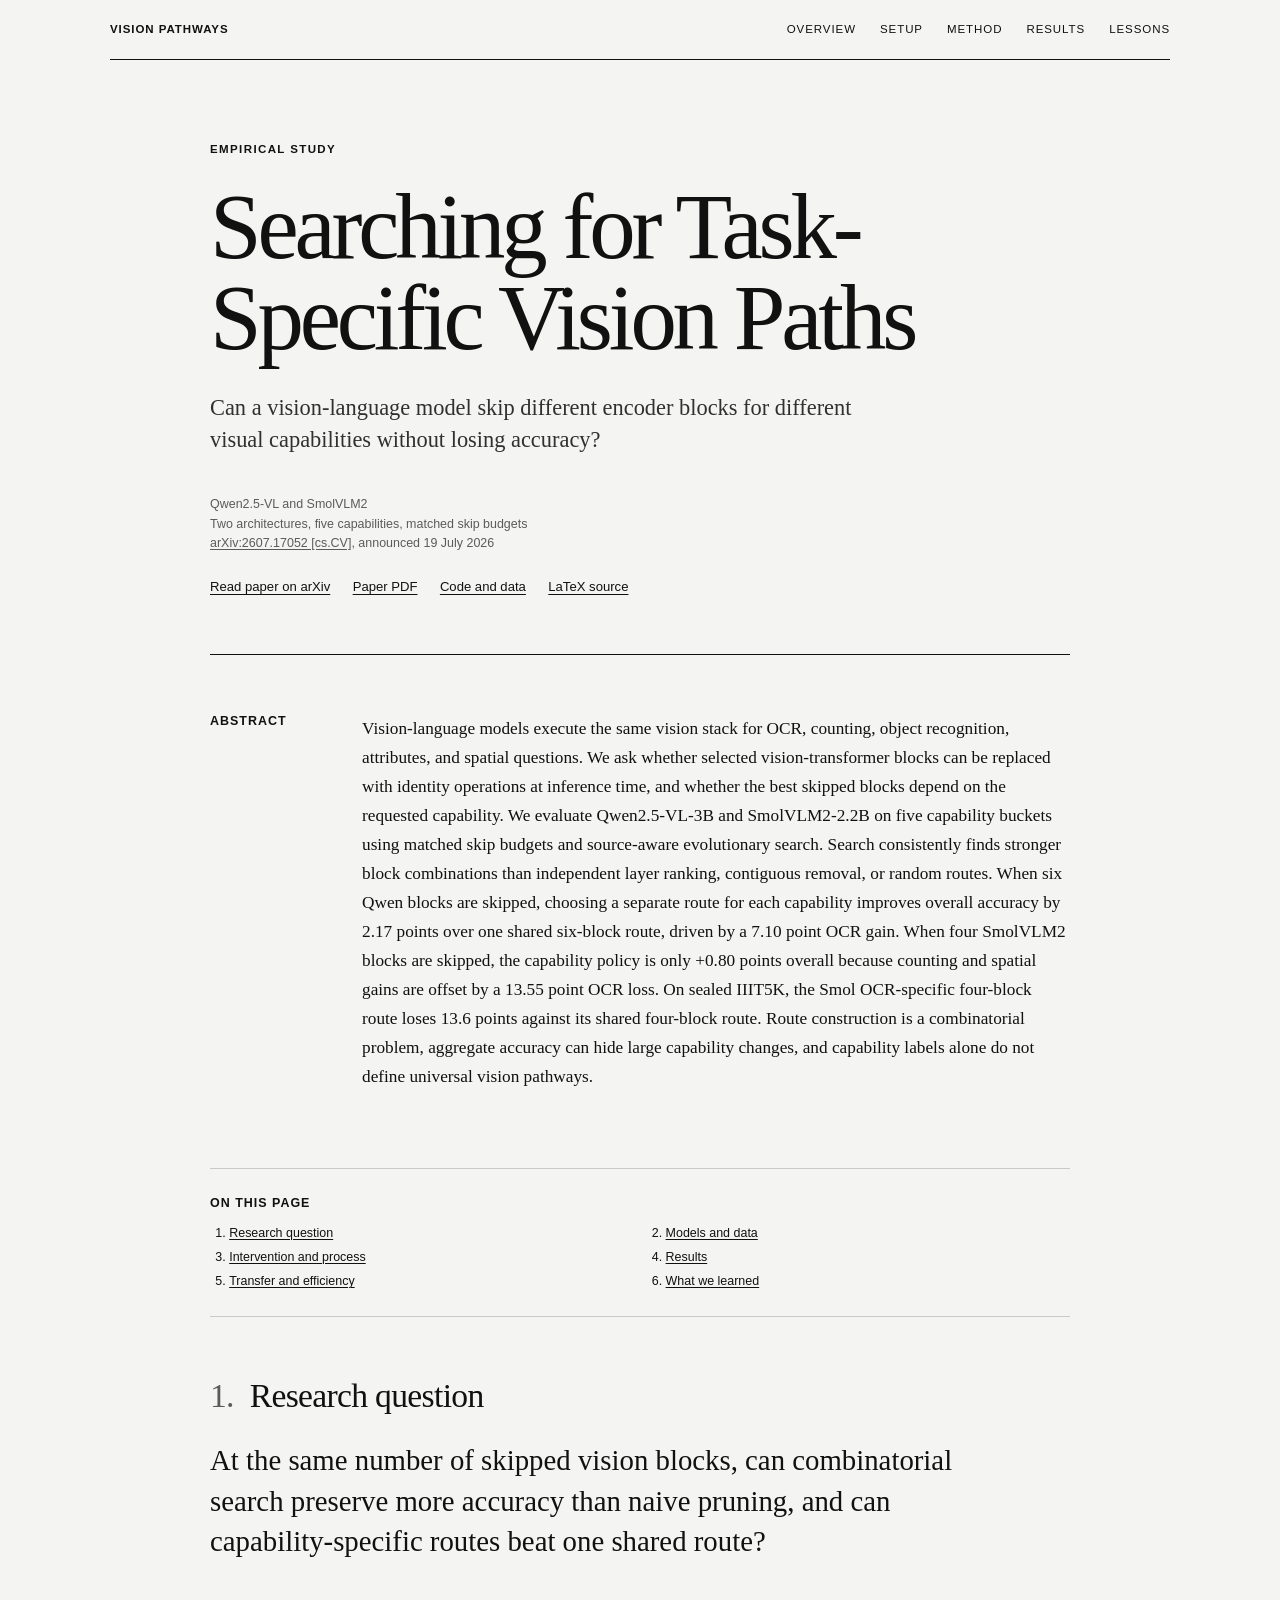
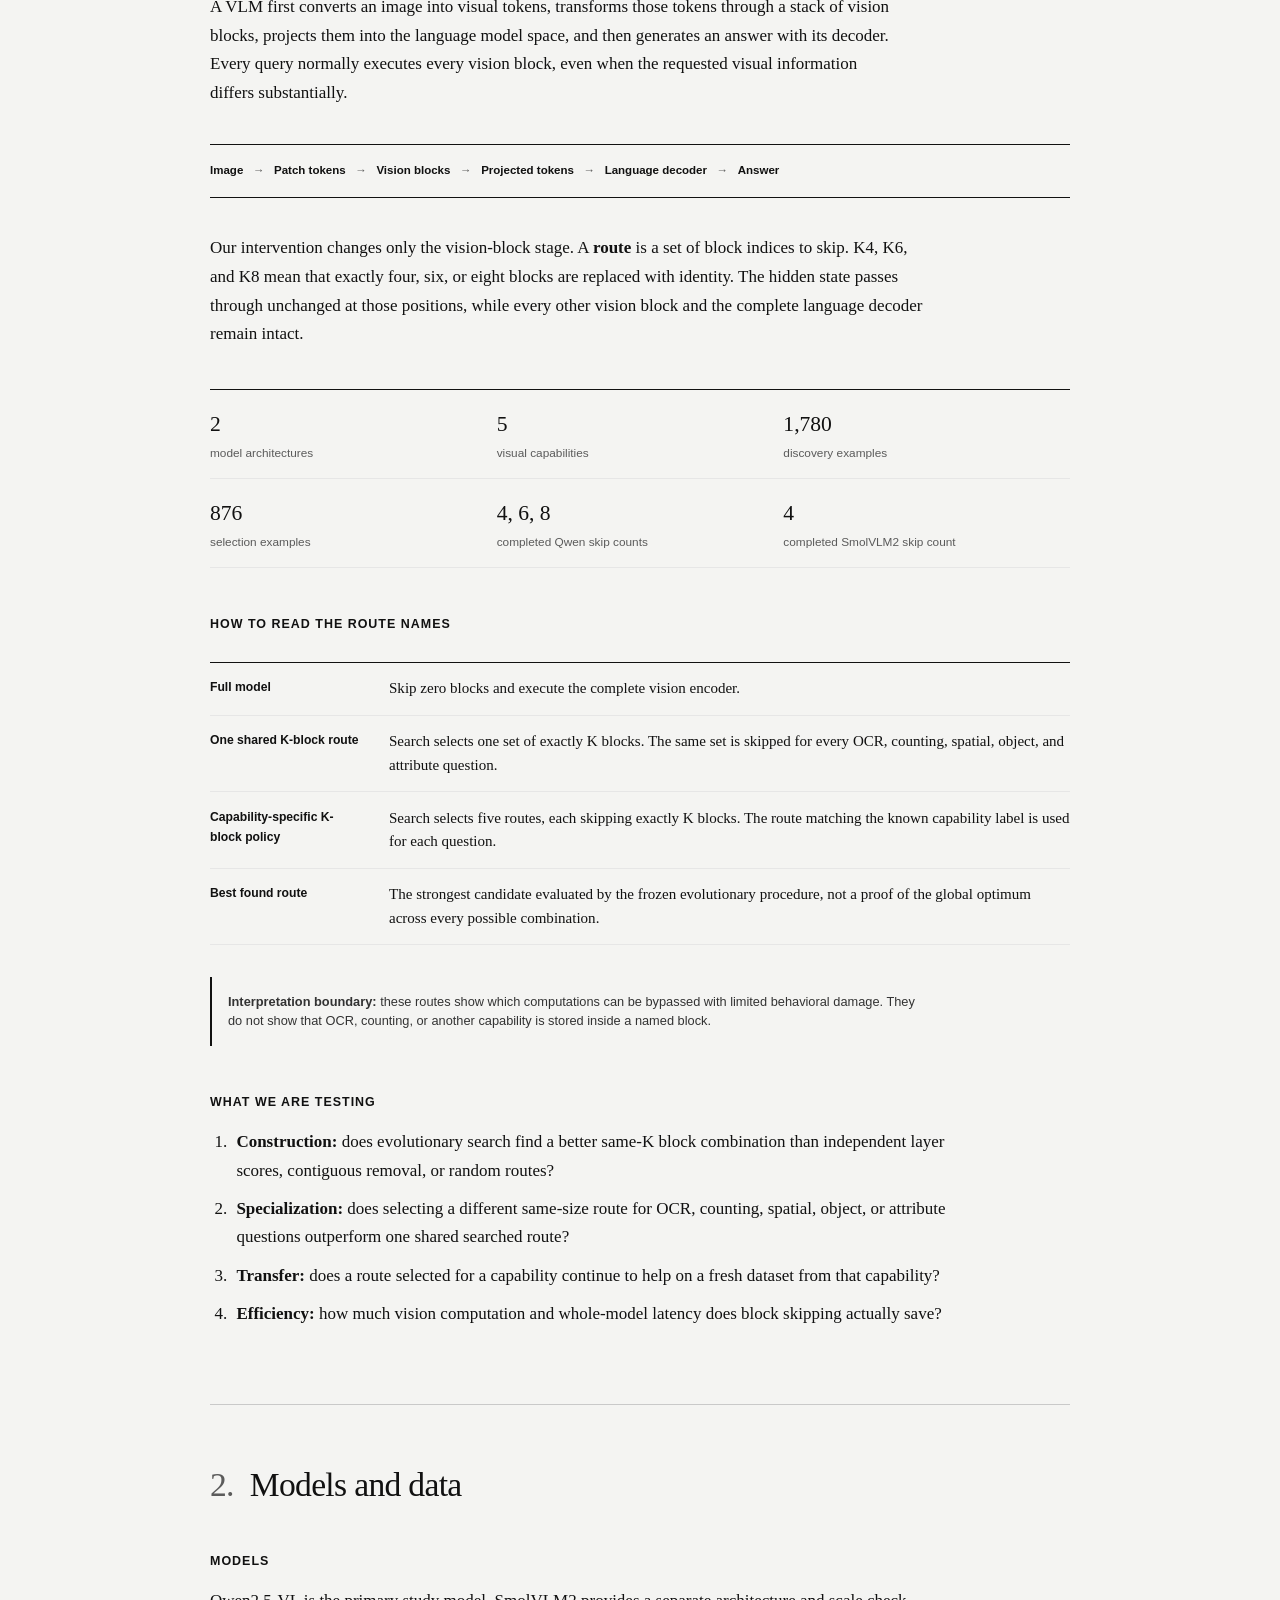
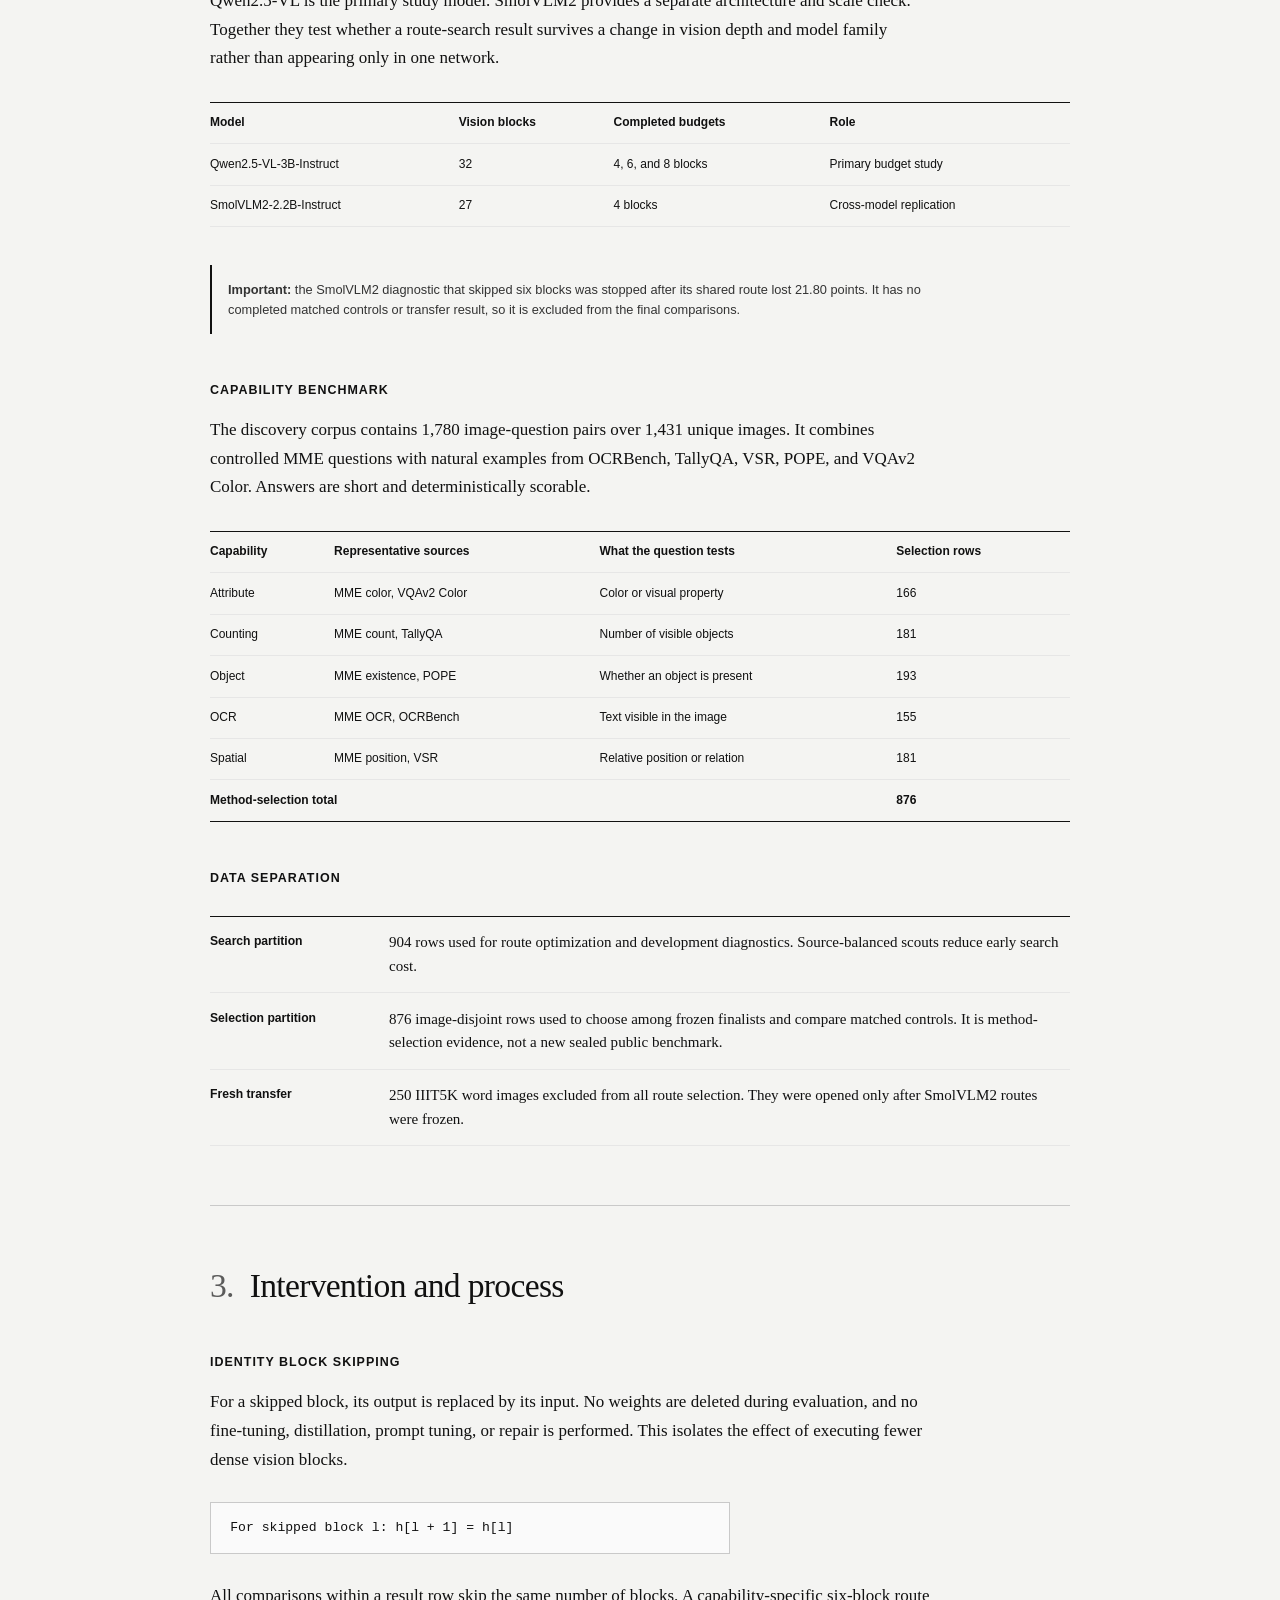
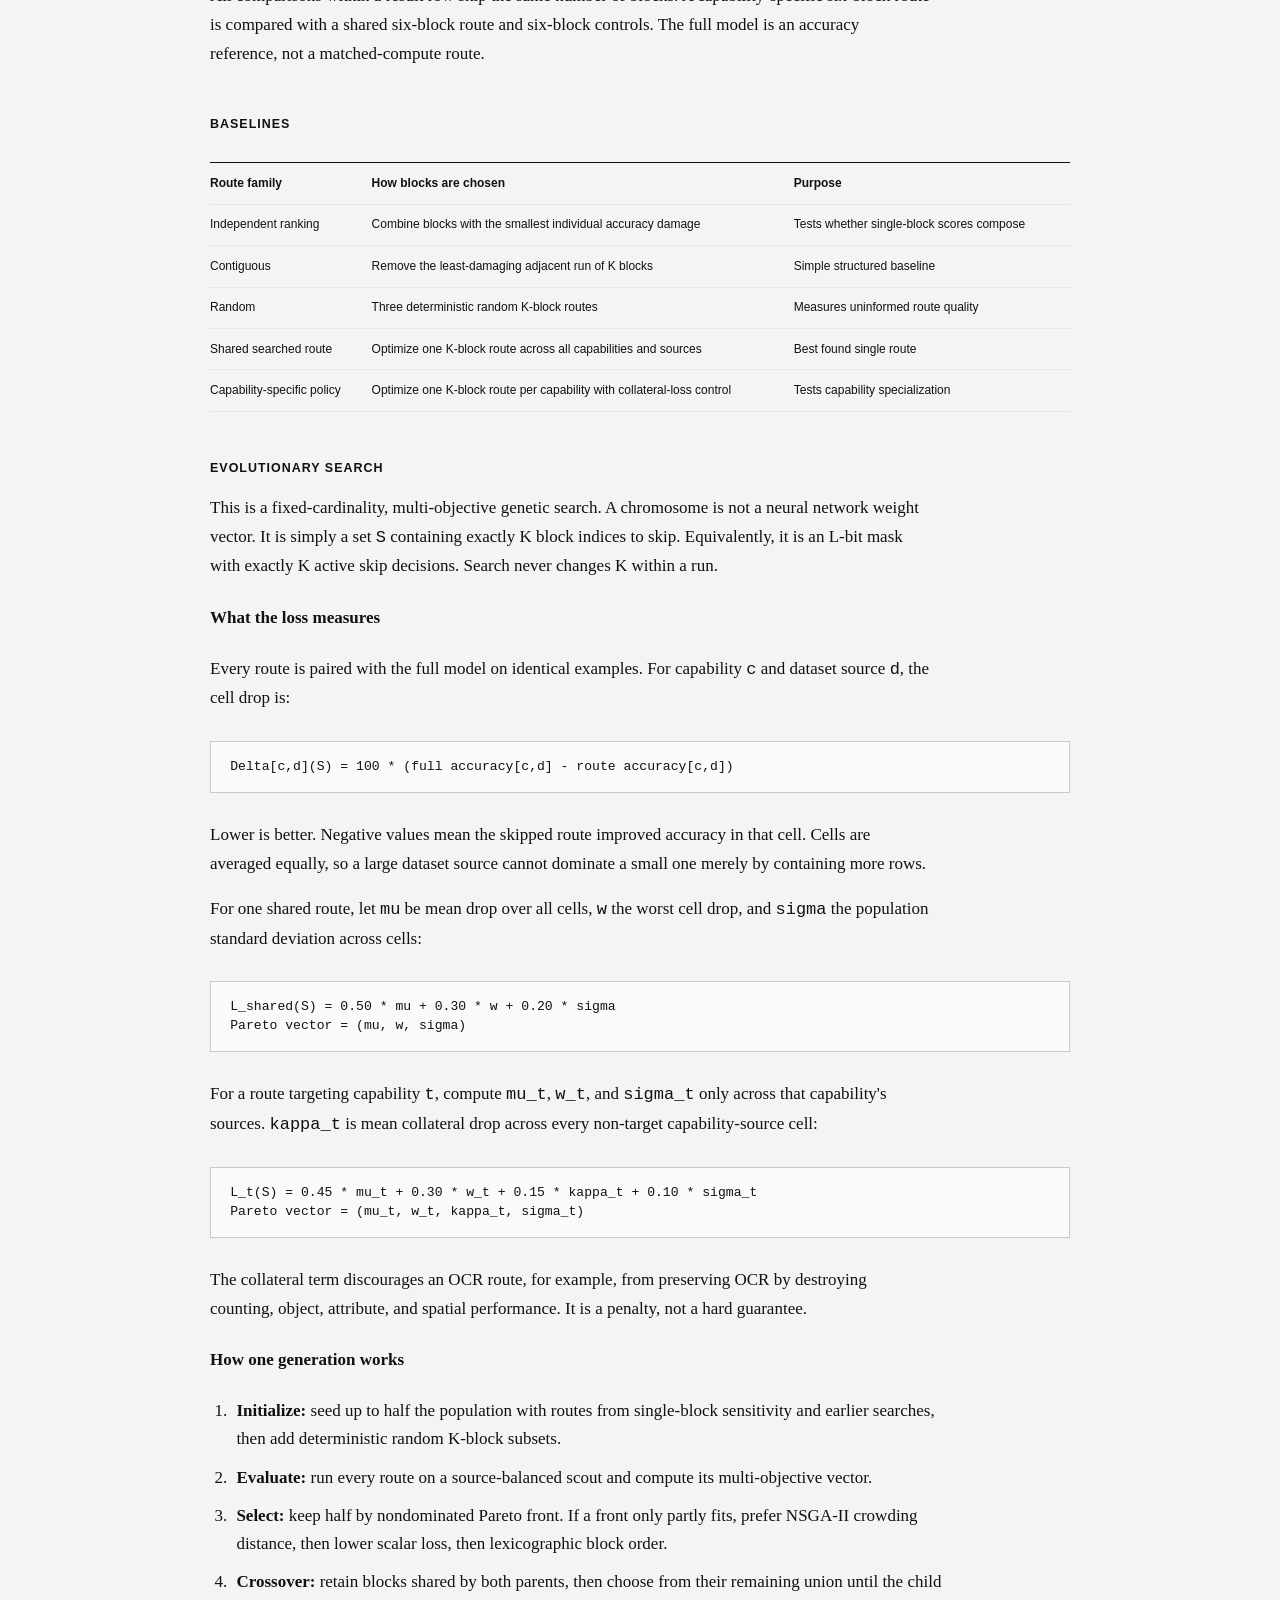
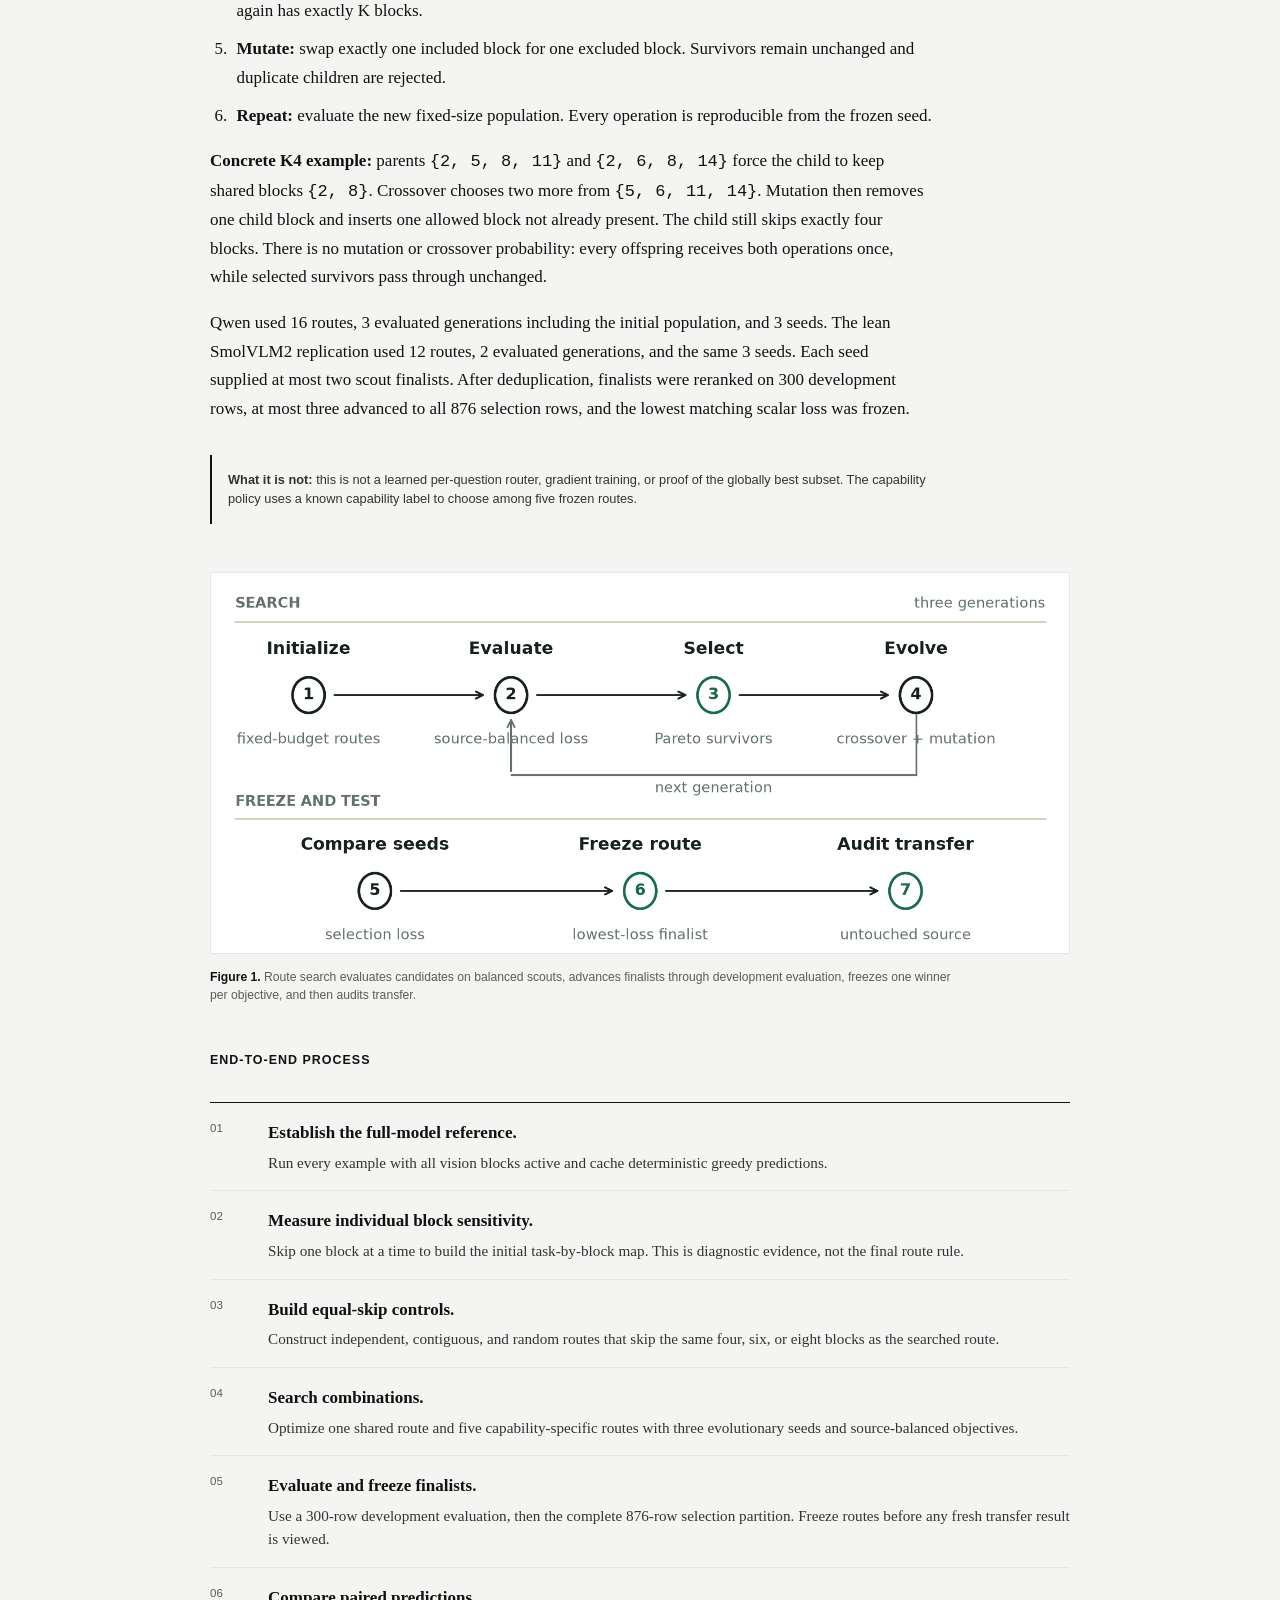
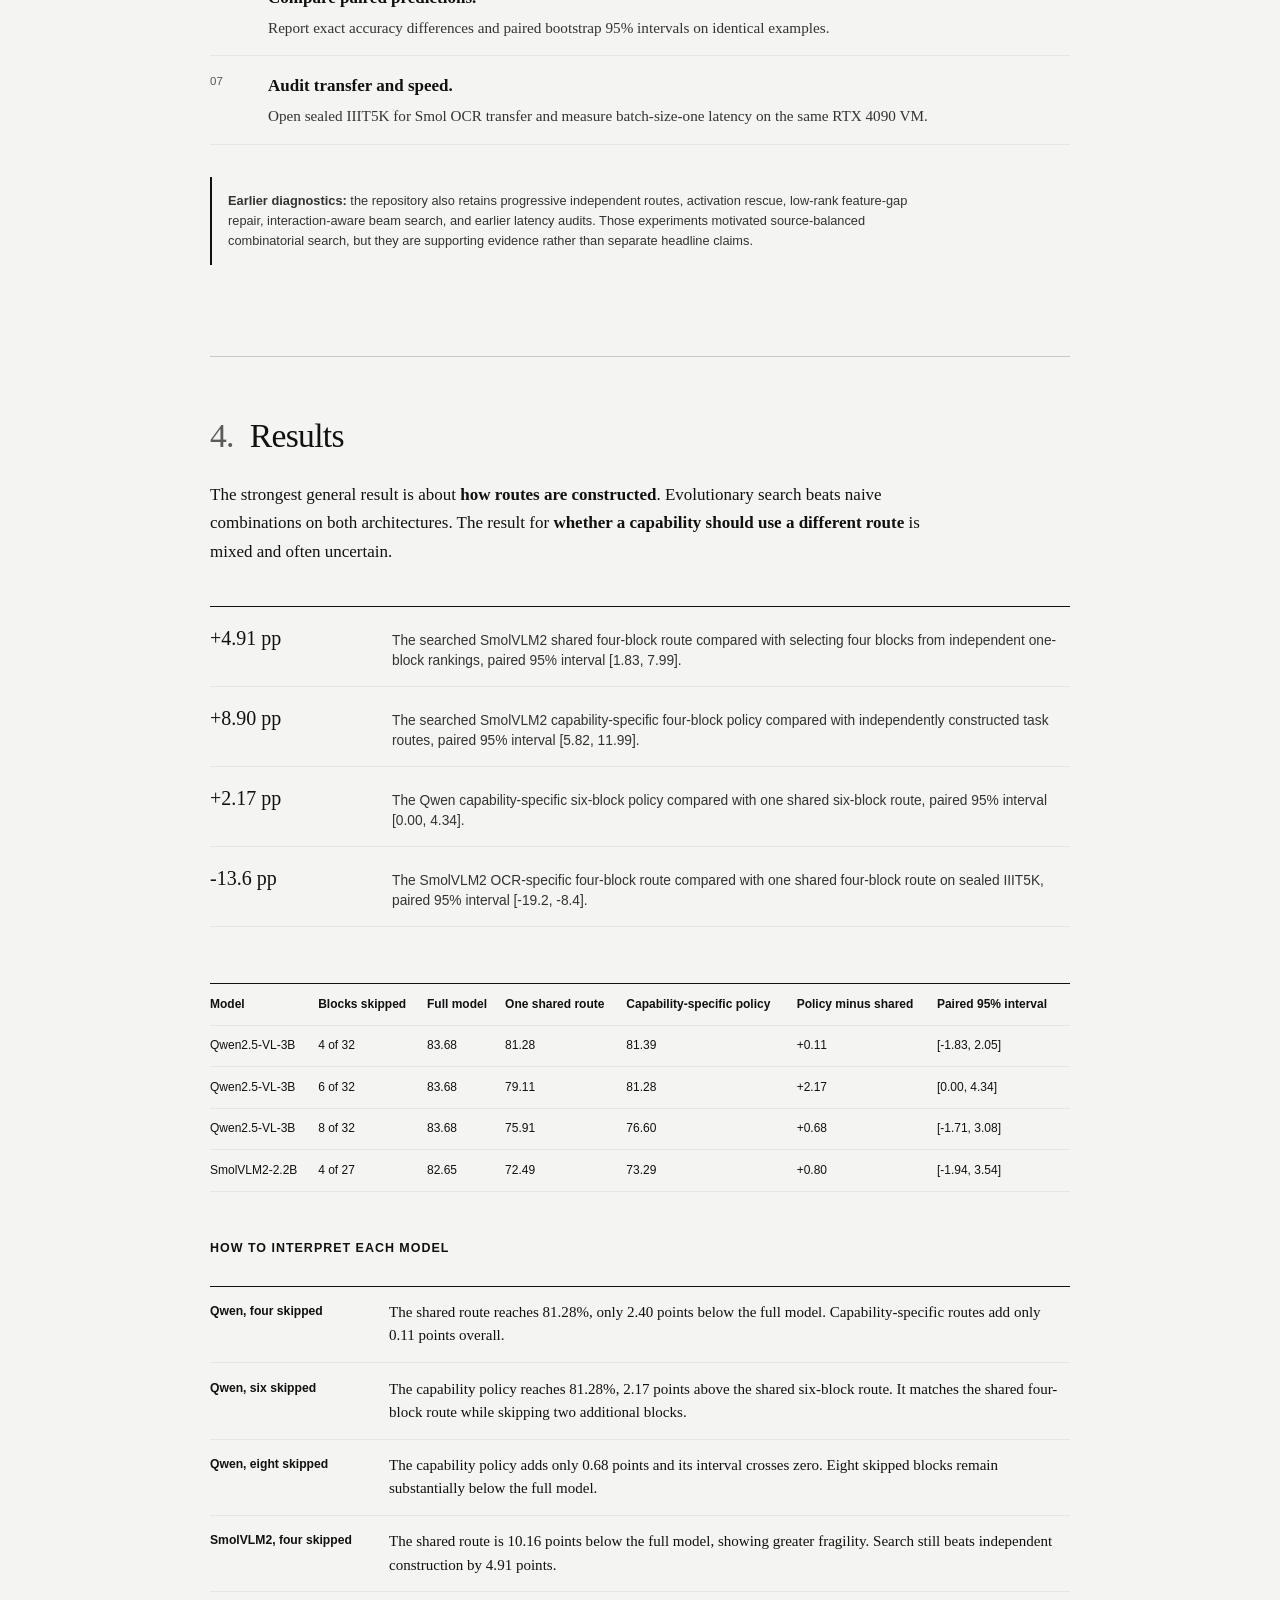
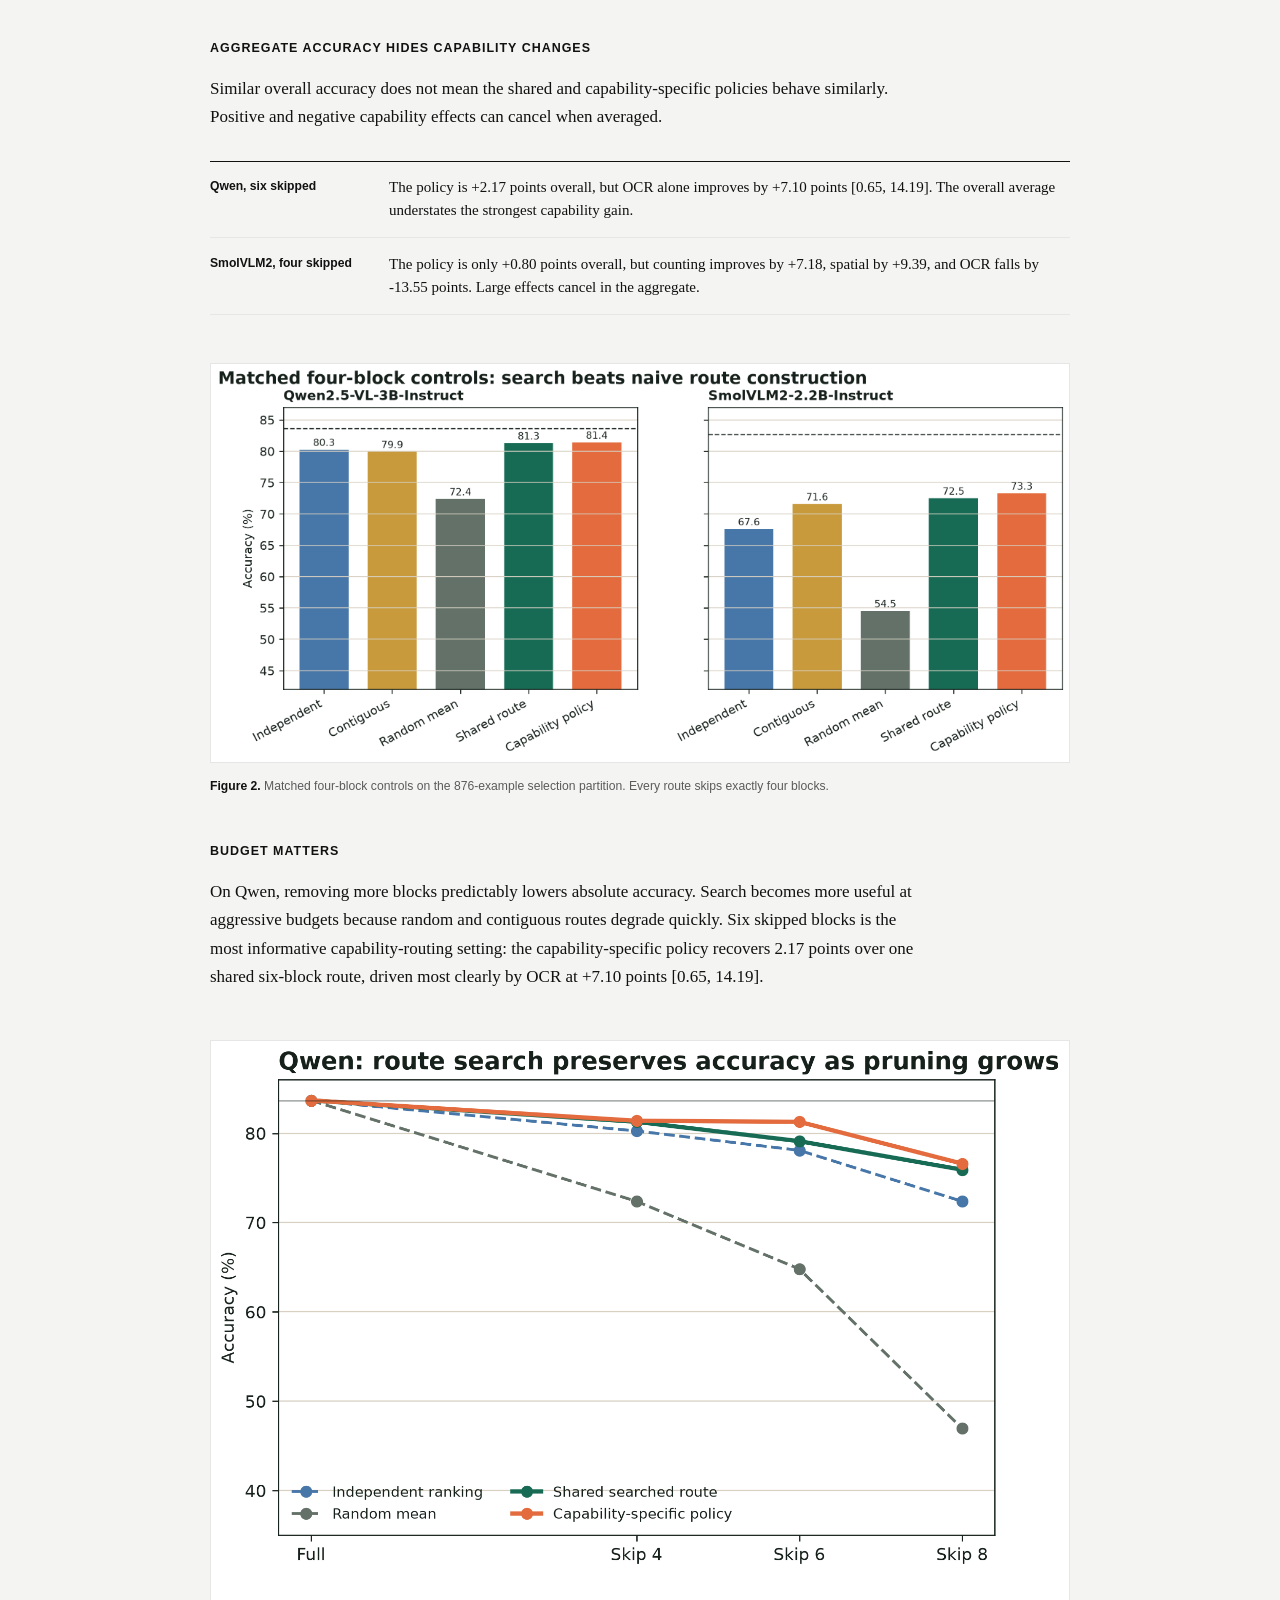
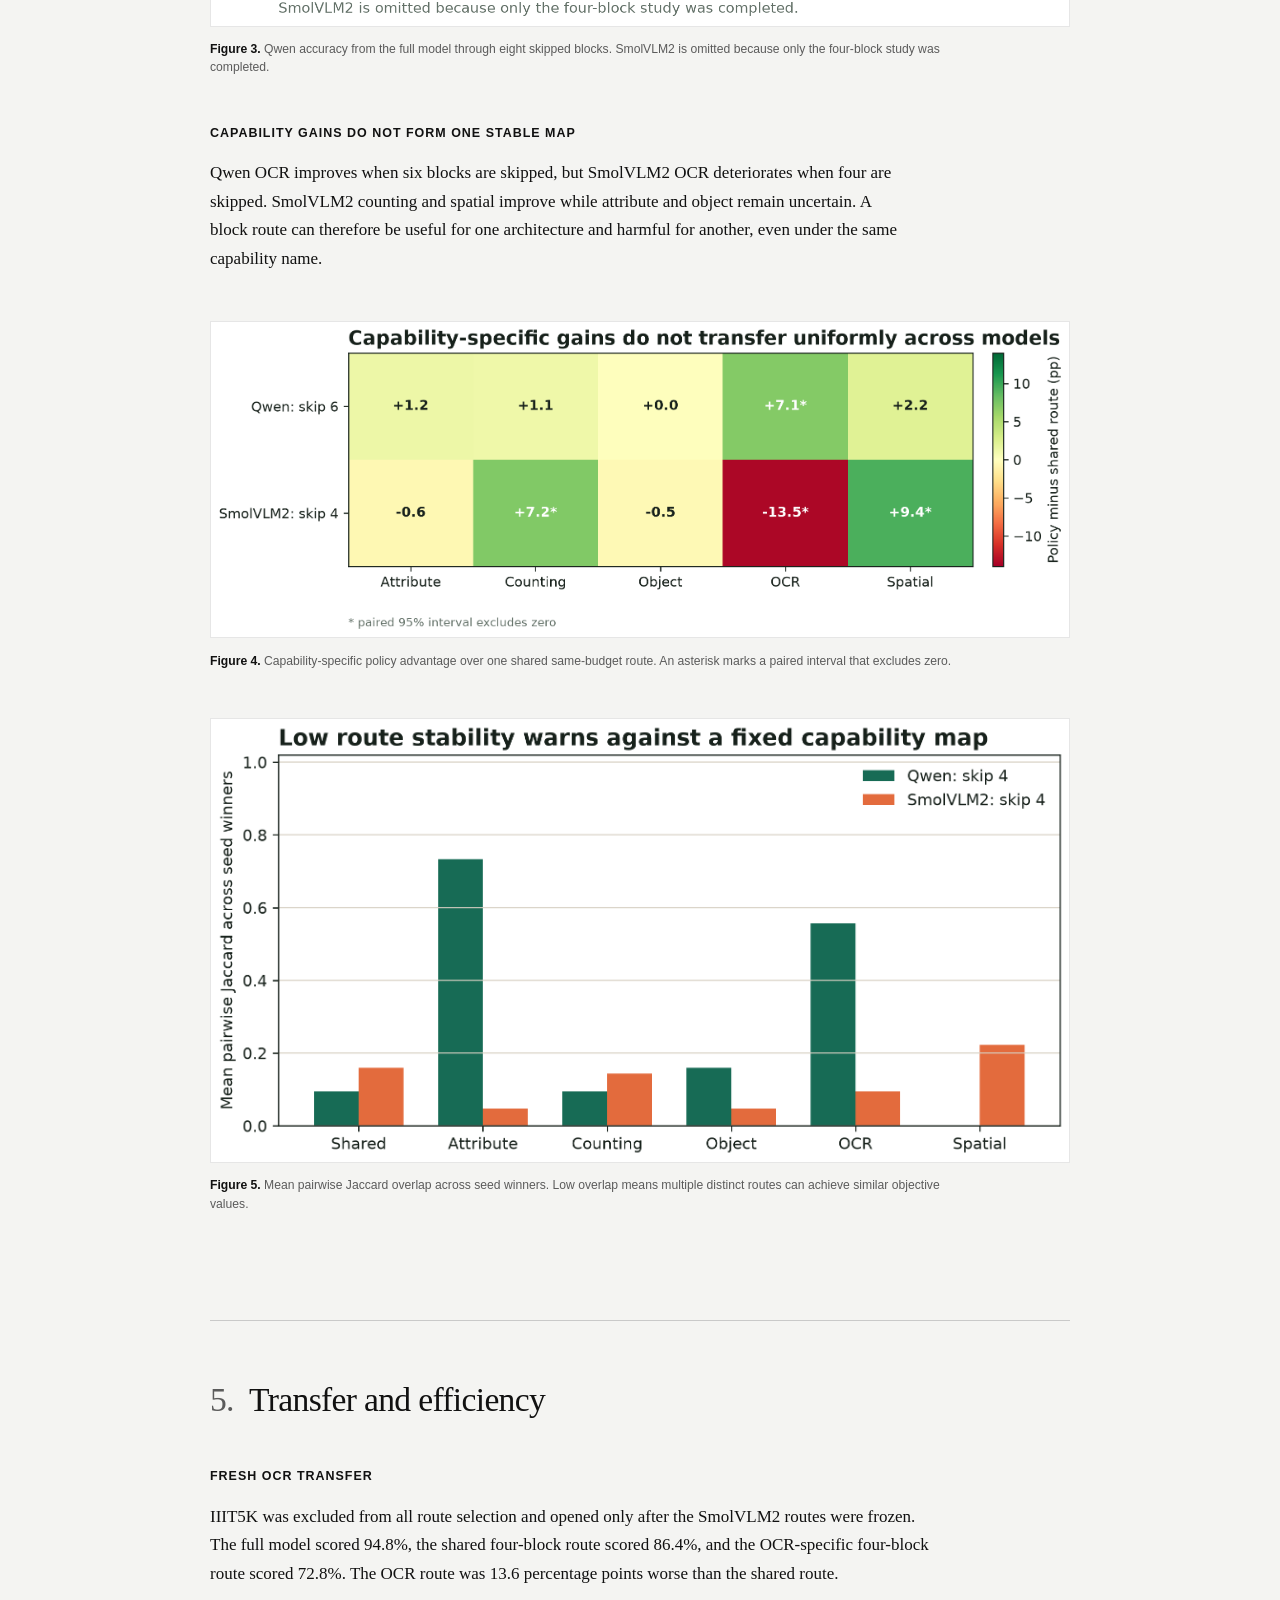
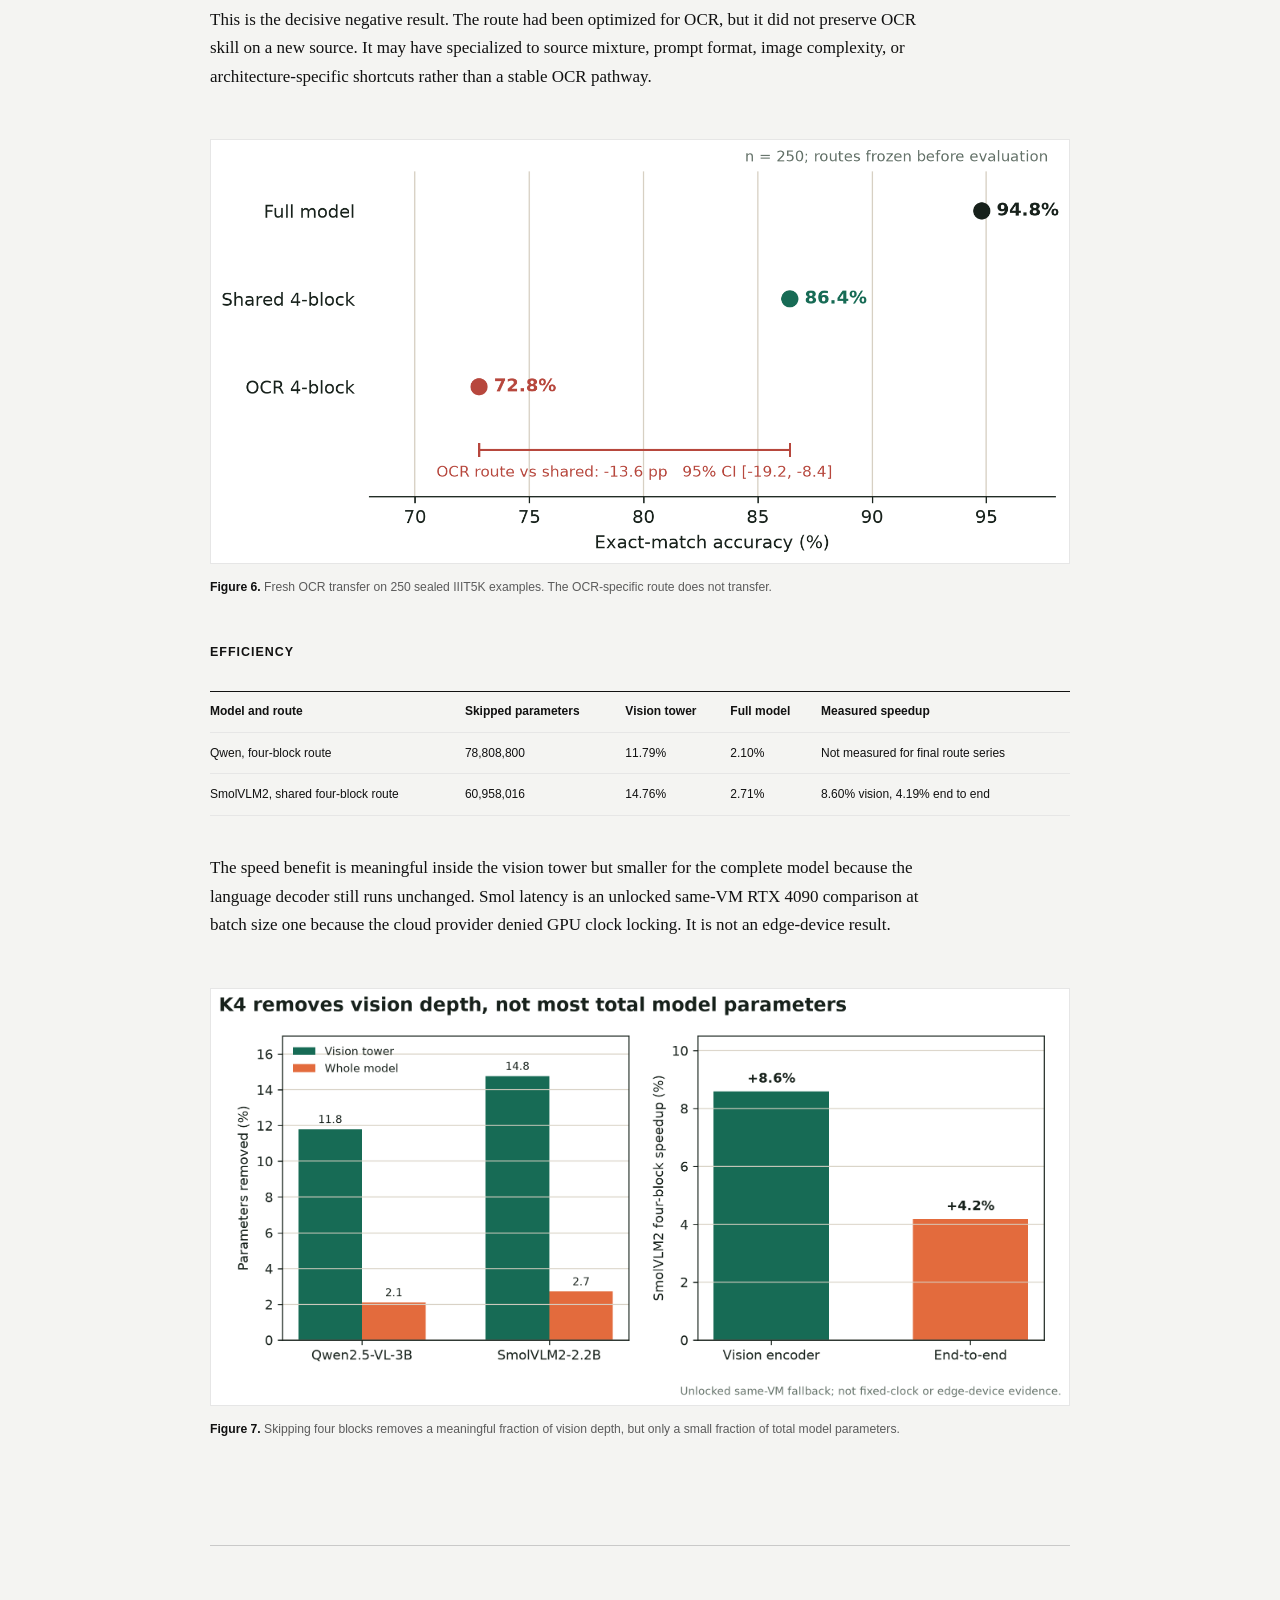
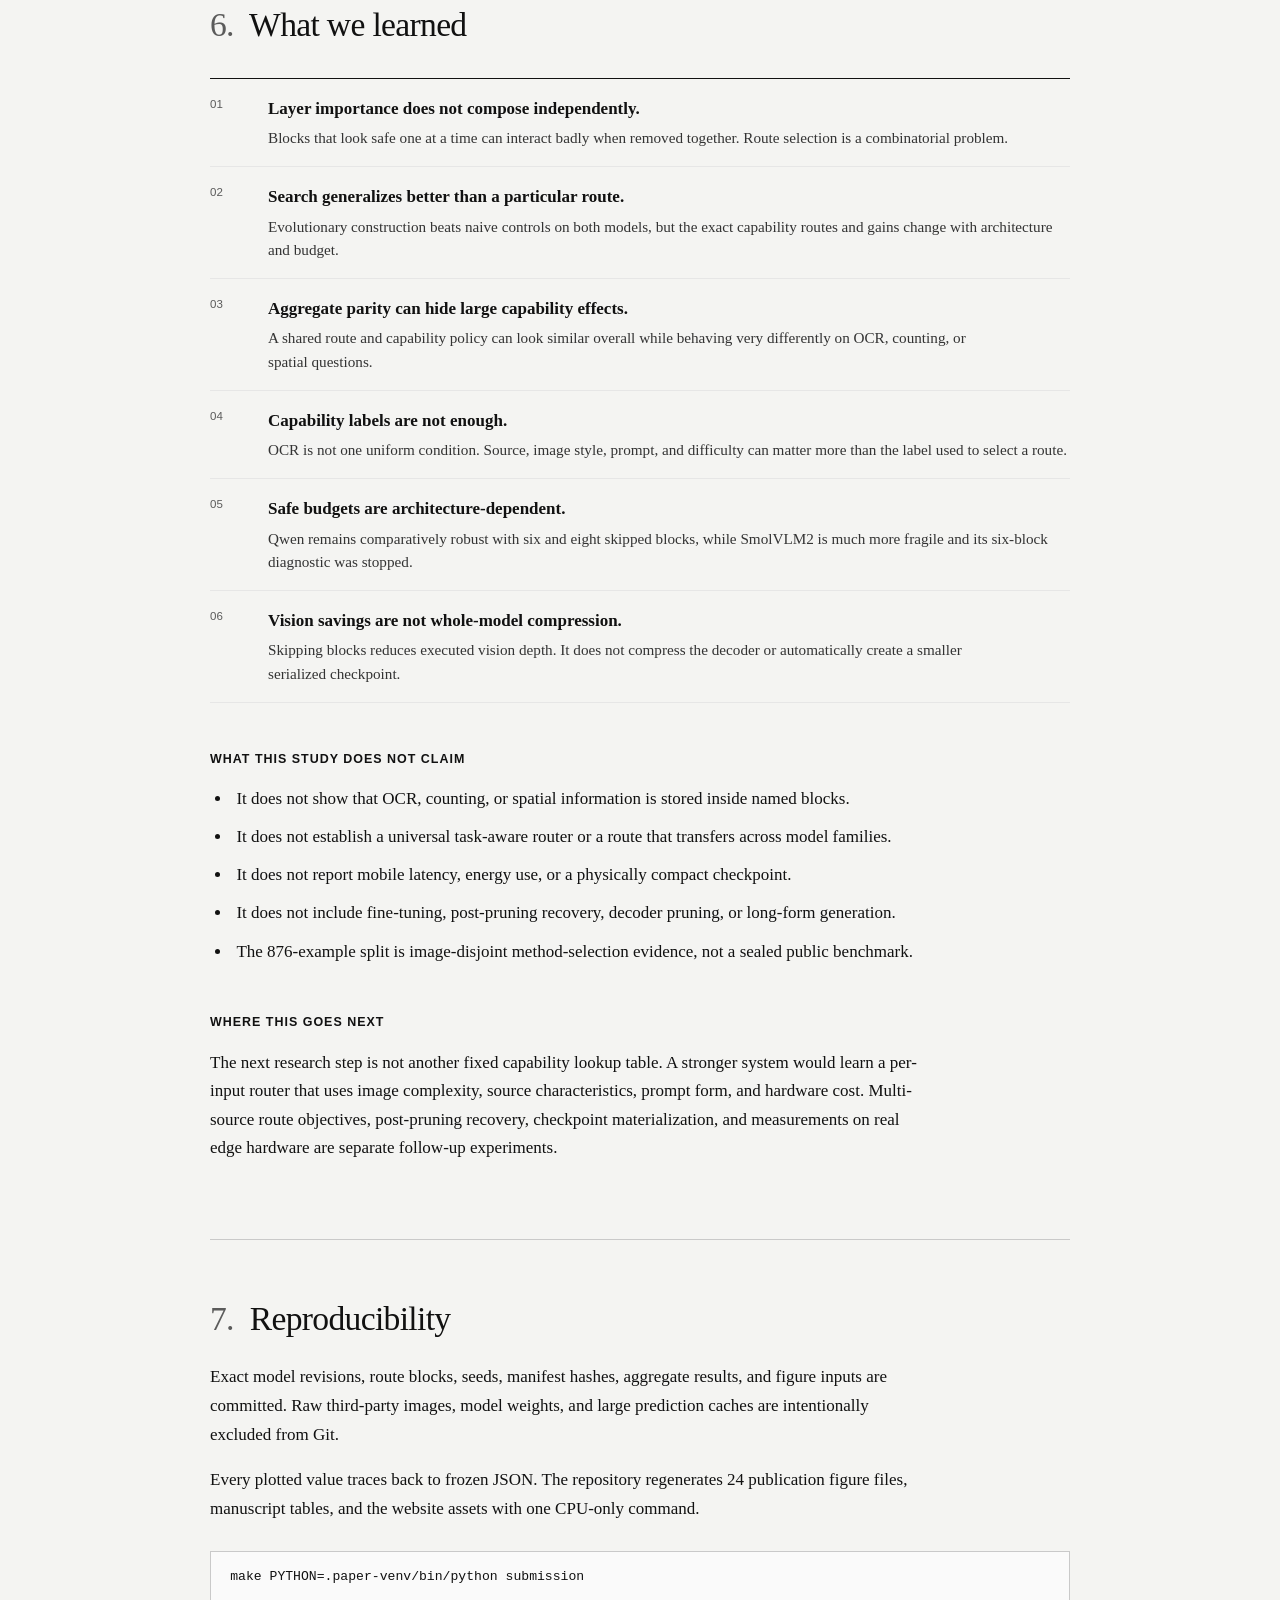
<file: docs/index.html>
<!doctype html>
<html lang="en">
<head>
  <meta charset="utf-8">
  <meta name="viewport" content="width=device-width, initial-scale=1">
  <meta name="description" content="arXiv:2607.17052. An empirical study of evolutionary vision-block pruning across Qwen2.5-VL and SmolVLM2.">
  <title>Searching for Task-Specific Vision Paths</title>
  <link rel="stylesheet" href="styles.css">
</head>
<body>
  <header class="site-header">
    <a class="wordmark" href="#top">Vision Pathways</a>
    <nav aria-label="Page navigation">
      <a href="#overview">Overview</a>
      <a href="#setup">Setup</a>
      <a href="#method">Method</a>
      <a href="#results">Results</a>
      <a href="#lessons">Lessons</a>
    </nav>
  </header>

  <main id="top" class="paper">
    <header class="paper-header">
      <p class="paper-type">Empirical study</p>
      <h1>Searching for Task-Specific Vision Paths</h1>
      <p class="subtitle">Can a vision-language model skip different encoder blocks for different visual capabilities without losing accuracy?</p>
      <p class="metadata">Qwen2.5-VL and SmolVLM2<br>Two architectures, five capabilities, matched skip budgets<br><a href="https://arxiv.org/abs/2607.17052">arXiv:2607.17052 [cs.CV]</a>, announced 19 July 2026</p>
      <p class="links">
        <a href="https://arxiv.org/abs/2607.17052">Read paper on arXiv</a>
        <a href="https://arxiv.org/pdf/2607.17052">Paper PDF</a>
        <a href="https://github.com/TarunTomar122/vision-pathways">Code and data</a>
        <a href="https://github.com/TarunTomar122/vision-pathways/blob/main/paper/main.tex">LaTeX source</a>
      </p>
    </header>

    <section id="abstract" class="abstract">
      <h2>Abstract</h2>
      <p>Vision-language models execute the same vision stack for OCR, counting, object recognition, attributes, and spatial questions. We ask whether selected vision-transformer blocks can be replaced with identity operations at inference time, and whether the best skipped blocks depend on the requested capability. We evaluate Qwen2.5-VL-3B and SmolVLM2-2.2B on five capability buckets using matched skip budgets and source-aware evolutionary search. Search consistently finds stronger block combinations than independent layer ranking, contiguous removal, or random routes. When six Qwen blocks are skipped, choosing a separate route for each capability improves overall accuracy by 2.17 points over one shared six-block route, driven by a 7.10 point OCR gain. When four SmolVLM2 blocks are skipped, the capability policy is only +0.80 points overall because counting and spatial gains are offset by a 13.55 point OCR loss. On sealed IIIT5K, the Smol OCR-specific four-block route loses 13.6 points against its shared four-block route. Route construction is a combinatorial problem, aggregate accuracy can hide large capability changes, and capability labels alone do not define universal vision pathways.</p>
    </section>

    <aside class="contents" aria-label="Contents">
      <p>On this page</p>
      <ol>
        <li><a href="#overview">Research question</a></li>
        <li><a href="#setup">Models and data</a></li>
        <li><a href="#method">Intervention and process</a></li>
        <li><a href="#results">Results</a></li>
        <li><a href="#transfer">Transfer and efficiency</a></li>
        <li><a href="#lessons">What we learned</a></li>
      </ol>
    </aside>

    <section id="overview">
      <h2><span>1.</span> Research question</h2>
      <p class="question">At the same number of skipped vision blocks, can combinatorial search preserve more accuracy than naive pruning, and can capability-specific routes beat one shared route?</p>
      <p>A VLM first converts an image into visual tokens, transforms those tokens through a stack of vision blocks, projects them into the language model space, and then generates an answer with its decoder. Every query normally executes every vision block, even when the requested visual information differs substantially.</p>

      <div class="pipeline" aria-label="Vision-language model processing pipeline">
        <span>Image</span><b>&rarr;</b><span>Patch tokens</span><b>&rarr;</b><span>Vision blocks</span><b>&rarr;</b><span>Projected tokens</span><b>&rarr;</b><span>Language decoder</span><b>&rarr;</b><span>Answer</span>
      </div>

      <p>Our intervention changes only the vision-block stage. A <strong>route</strong> is a set of block indices to skip. K4, K6, and K8 mean that exactly four, six, or eight blocks are replaced with identity. The hidden state passes through unchanged at those positions, while every other vision block and the complete language decoder remain intact.</p>

      <dl class="summary-grid">
        <div><dt>2</dt><dd>model architectures</dd></div>
        <div><dt>5</dt><dd>visual capabilities</dd></div>
        <div><dt>1,780</dt><dd>discovery examples</dd></div>
        <div><dt>876</dt><dd>selection examples</dd></div>
        <div><dt>4, 6, 8</dt><dd>completed Qwen skip counts</dd></div>
        <div><dt>4</dt><dd>completed SmolVLM2 skip count</dd></div>
      </dl>

      <h3>How to read the route names</h3>
      <dl class="definition-list">
        <div><dt>Full model</dt><dd>Skip zero blocks and execute the complete vision encoder.</dd></div>
        <div><dt>One shared K-block route</dt><dd>Search selects one set of exactly K blocks. The same set is skipped for every OCR, counting, spatial, object, and attribute question.</dd></div>
        <div><dt>Capability-specific K-block policy</dt><dd>Search selects five routes, each skipping exactly K blocks. The route matching the known capability label is used for each question.</dd></div>
        <div><dt>Best found route</dt><dd>The strongest candidate evaluated by the frozen evolutionary procedure, not a proof of the global optimum across every possible combination.</dd></div>
      </dl>
      <p class="note"><strong>Interpretation boundary:</strong> these routes show which computations can be bypassed with limited behavioral damage. They do not show that OCR, counting, or another capability is stored inside a named block.</p>

      <h3>What we are testing</h3>
      <ol class="prose-list">
        <li><strong>Construction:</strong> does evolutionary search find a better same-K block combination than independent layer scores, contiguous removal, or random routes?</li>
        <li><strong>Specialization:</strong> does selecting a different same-size route for OCR, counting, spatial, object, or attribute questions outperform one shared searched route?</li>
        <li><strong>Transfer:</strong> does a route selected for a capability continue to help on a fresh dataset from that capability?</li>
        <li><strong>Efficiency:</strong> how much vision computation and whole-model latency does block skipping actually save?</li>
      </ol>
    </section>

    <section id="setup">
      <h2><span>2.</span> Models and data</h2>
      <h3>Models</h3>
      <p>Qwen2.5-VL is the primary study model. SmolVLM2 provides a separate architecture and scale check. Together they test whether a route-search result survives a change in vision depth and model family rather than appearing only in one network.</p>

      <div class="table-wrap">
        <table>
          <thead><tr><th>Model</th><th>Vision blocks</th><th>Completed budgets</th><th>Role</th></tr></thead>
          <tbody>
            <tr><td>Qwen2.5-VL-3B-Instruct</td><td>32</td><td>4, 6, and 8 blocks</td><td>Primary budget study</td></tr>
            <tr><td>SmolVLM2-2.2B-Instruct</td><td>27</td><td>4 blocks</td><td>Cross-model replication</td></tr>
          </tbody>
        </table>
      </div>

      <p class="note"><strong>Important:</strong> the SmolVLM2 diagnostic that skipped six blocks was stopped after its shared route lost 21.80 points. It has no completed matched controls or transfer result, so it is excluded from the final comparisons.</p>

      <h3>Capability benchmark</h3>
      <p>The discovery corpus contains 1,780 image-question pairs over 1,431 unique images. It combines controlled MME questions with natural examples from OCRBench, TallyQA, VSR, POPE, and VQAv2 Color. Answers are short and deterministically scorable.</p>

      <div class="table-wrap">
        <table>
          <thead><tr><th>Capability</th><th>Representative sources</th><th>What the question tests</th><th>Selection rows</th></tr></thead>
          <tbody>
            <tr><td>Attribute</td><td>MME color, VQAv2 Color</td><td>Color or visual property</td><td>166</td></tr>
            <tr><td>Counting</td><td>MME count, TallyQA</td><td>Number of visible objects</td><td>181</td></tr>
            <tr><td>Object</td><td>MME existence, POPE</td><td>Whether an object is present</td><td>193</td></tr>
            <tr><td>OCR</td><td>MME OCR, OCRBench</td><td>Text visible in the image</td><td>155</td></tr>
            <tr><td>Spatial</td><td>MME position, VSR</td><td>Relative position or relation</td><td>181</td></tr>
          </tbody>
          <tfoot><tr><th colspan="3">Method-selection total</th><th>876</th></tr></tfoot>
        </table>
      </div>

      <h3>Data separation</h3>
      <dl class="definition-list">
        <div><dt>Search partition</dt><dd>904 rows used for route optimization and development diagnostics. Source-balanced scouts reduce early search cost.</dd></div>
        <div><dt>Selection partition</dt><dd>876 image-disjoint rows used to choose among frozen finalists and compare matched controls. It is method-selection evidence, not a new sealed public benchmark.</dd></div>
        <div><dt>Fresh transfer</dt><dd>250 IIIT5K word images excluded from all route selection. They were opened only after SmolVLM2 routes were frozen.</dd></div>
      </dl>
    </section>

    <section id="method">
      <h2><span>3.</span> Intervention and process</h2>
      <h3>Identity block skipping</h3>
      <p>For a skipped block, its output is replaced by its input. No weights are deleted during evaluation, and no fine-tuning, distillation, prompt tuning, or repair is performed. This isolates the effect of executing fewer dense vision blocks.</p>
      <pre class="equation"><code>For skipped block l: h[l + 1] = h[l]</code></pre>
      <p>All comparisons within a result row skip the same number of blocks. A capability-specific six-block route is compared with a shared six-block route and six-block controls. The full model is an accuracy reference, not a matched-compute route.</p>

      <h3>Baselines</h3>
      <div class="table-wrap">
        <table>
          <thead><tr><th>Route family</th><th>How blocks are chosen</th><th>Purpose</th></tr></thead>
          <tbody>
            <tr><td>Independent ranking</td><td>Combine blocks with the smallest individual accuracy damage</td><td>Tests whether single-block scores compose</td></tr>
            <tr><td>Contiguous</td><td>Remove the least-damaging adjacent run of K blocks</td><td>Simple structured baseline</td></tr>
            <tr><td>Random</td><td>Three deterministic random K-block routes</td><td>Measures uninformed route quality</td></tr>
            <tr><td>Shared searched route</td><td>Optimize one K-block route across all capabilities and sources</td><td>Best found single route</td></tr>
            <tr><td>Capability-specific policy</td><td>Optimize one K-block route per capability with collateral-loss control</td><td>Tests capability specialization</td></tr>
          </tbody>
        </table>
      </div>

      <h3>Evolutionary search</h3>
      <p>This is a fixed-cardinality, multi-objective genetic search. A chromosome is not a neural network weight vector. It is simply a set <code>S</code> containing exactly K block indices to skip. Equivalently, it is an L-bit mask with exactly K active skip decisions. Search never changes K within a run.</p>

      <h4>What the loss measures</h4>
      <p>Every route is paired with the full model on identical examples. For capability <code>c</code> and dataset source <code>d</code>, the cell drop is:</p>
      <pre class="equation equation-wide"><code>Delta[c,d](S) = 100 * (full accuracy[c,d] - route accuracy[c,d])</code></pre>
      <p>Lower is better. Negative values mean the skipped route improved accuracy in that cell. Cells are averaged equally, so a large dataset source cannot dominate a small one merely by containing more rows.</p>

      <p>For one shared route, let <code>mu</code> be mean drop over all cells, <code>w</code> the worst cell drop, and <code>sigma</code> the population standard deviation across cells:</p>
      <pre class="equation equation-wide"><code>L_shared(S) = 0.50 * mu + 0.30 * w + 0.20 * sigma
Pareto vector = (mu, w, sigma)</code></pre>

      <p>For a route targeting capability <code>t</code>, compute <code>mu_t</code>, <code>w_t</code>, and <code>sigma_t</code> only across that capability's sources. <code>kappa_t</code> is mean collateral drop across every non-target capability-source cell:</p>
      <pre class="equation equation-wide"><code>L_t(S) = 0.45 * mu_t + 0.30 * w_t + 0.15 * kappa_t + 0.10 * sigma_t
Pareto vector = (mu_t, w_t, kappa_t, sigma_t)</code></pre>
      <p>The collateral term discourages an OCR route, for example, from preserving OCR by destroying counting, object, attribute, and spatial performance. It is a penalty, not a hard guarantee.</p>

      <h4>How one generation works</h4>
      <ol class="prose-list">
        <li><strong>Initialize:</strong> seed up to half the population with routes from single-block sensitivity and earlier searches, then add deterministic random K-block subsets.</li>
        <li><strong>Evaluate:</strong> run every route on a source-balanced scout and compute its multi-objective vector.</li>
        <li><strong>Select:</strong> keep half by nondominated Pareto front. If a front only partly fits, prefer NSGA-II crowding distance, then lower scalar loss, then lexicographic block order.</li>
        <li><strong>Crossover:</strong> retain blocks shared by both parents, then choose from their remaining union until the child again has exactly K blocks.</li>
        <li><strong>Mutate:</strong> swap exactly one included block for one excluded block. Survivors remain unchanged and duplicate children are rejected.</li>
        <li><strong>Repeat:</strong> evaluate the new fixed-size population. Every operation is reproducible from the frozen seed.</li>
      </ol>

      <p><strong>Concrete K4 example:</strong> parents <code>{2, 5, 8, 11}</code> and <code>{2, 6, 8, 14}</code> force the child to keep shared blocks <code>{2, 8}</code>. Crossover chooses two more from <code>{5, 6, 11, 14}</code>. Mutation then removes one child block and inserts one allowed block not already present. The child still skips exactly four blocks. There is no mutation or crossover probability: every offspring receives both operations once, while selected survivors pass through unchanged.</p>

      <p>Qwen used 16 routes, 3 evaluated generations including the initial population, and 3 seeds. The lean SmolVLM2 replication used 12 routes, 2 evaluated generations, and the same 3 seeds. Each seed supplied at most two scout finalists. After deduplication, finalists were reranked on 300 development rows, at most three advanced to all 876 selection rows, and the lowest matching scalar loss was frozen.</p>
      <p class="note"><strong>What it is not:</strong> this is not a learned per-question router, gradient training, or proof of the globally best subset. The capability policy uses a known capability label to choose among five frozen routes.</p>

      <figure>
        <img src="assets/generated-method-overview.png" alt="Compact evolutionary route search workflow with seven numbered stages">
        <figcaption><span>Figure 1.</span> Route search evaluates candidates on balanced scouts, advances finalists through development evaluation, freezes one winner per objective, and then audits transfer.</figcaption>
      </figure>

      <h3>End-to-end process</h3>
      <ol class="process-list">
        <li><div><strong>Establish the full-model reference.</strong><p>Run every example with all vision blocks active and cache deterministic greedy predictions.</p></div></li>
        <li><div><strong>Measure individual block sensitivity.</strong><p>Skip one block at a time to build the initial task-by-block map. This is diagnostic evidence, not the final route rule.</p></div></li>
        <li><div><strong>Build equal-skip controls.</strong><p>Construct independent, contiguous, and random routes that skip the same four, six, or eight blocks as the searched route.</p></div></li>
        <li><div><strong>Search combinations.</strong><p>Optimize one shared route and five capability-specific routes with three evolutionary seeds and source-balanced objectives.</p></div></li>
        <li><div><strong>Evaluate and freeze finalists.</strong><p>Use a 300-row development evaluation, then the complete 876-row selection partition. Freeze routes before any fresh transfer result is viewed.</p></div></li>
        <li><div><strong>Compare paired predictions.</strong><p>Report exact accuracy differences and paired bootstrap 95% intervals on identical examples.</p></div></li>
        <li><div><strong>Audit transfer and speed.</strong><p>Open sealed IIIT5K for Smol OCR transfer and measure batch-size-one latency on the same RTX 4090 VM.</p></div></li>
      </ol>

      <p class="note"><strong>Earlier diagnostics:</strong> the repository also retains progressive independent routes, activation rescue, low-rank feature-gap repair, interaction-aware beam search, and earlier latency audits. Those experiments motivated source-balanced combinatorial search, but they are supporting evidence rather than separate headline claims.</p>
    </section>

    <section id="results">
      <h2><span>4.</span> Results</h2>
      <p>The strongest general result is about <strong>how routes are constructed</strong>. Evolutionary search beats naive combinations on both architectures. The result for <strong>whether a capability should use a different route</strong> is mixed and often uncertain.</p>

      <div class="finding-list">
        <div><strong>+4.91 pp</strong><p>The searched SmolVLM2 shared four-block route compared with selecting four blocks from independent one-block rankings, paired 95% interval [1.83, 7.99].</p></div>
        <div><strong>+8.90 pp</strong><p>The searched SmolVLM2 capability-specific four-block policy compared with independently constructed task routes, paired 95% interval [5.82, 11.99].</p></div>
        <div><strong>+2.17 pp</strong><p>The Qwen capability-specific six-block policy compared with one shared six-block route, paired 95% interval [0.00, 4.34].</p></div>
        <div><strong>-13.6 pp</strong><p>The SmolVLM2 OCR-specific four-block route compared with one shared four-block route on sealed IIIT5K, paired 95% interval [-19.2, -8.4].</p></div>
      </div>

      <div class="table-wrap">
        <table>
          <thead><tr><th>Model</th><th>Blocks skipped</th><th>Full model</th><th>One shared route</th><th>Capability-specific policy</th><th>Policy minus shared</th><th>Paired 95% interval</th></tr></thead>
          <tbody>
            <tr><td>Qwen2.5-VL-3B</td><td>4 of 32</td><td>83.68</td><td>81.28</td><td>81.39</td><td>+0.11</td><td>[-1.83, 2.05]</td></tr>
            <tr><td>Qwen2.5-VL-3B</td><td>6 of 32</td><td>83.68</td><td>79.11</td><td>81.28</td><td>+2.17</td><td>[0.00, 4.34]</td></tr>
            <tr><td>Qwen2.5-VL-3B</td><td>8 of 32</td><td>83.68</td><td>75.91</td><td>76.60</td><td>+0.68</td><td>[-1.71, 3.08]</td></tr>
            <tr><td>SmolVLM2-2.2B</td><td>4 of 27</td><td>82.65</td><td>72.49</td><td>73.29</td><td>+0.80</td><td>[-1.94, 3.54]</td></tr>
          </tbody>
        </table>
      </div>

      <h3>How to interpret each model</h3>
      <dl class="definition-list">
        <div><dt>Qwen, four skipped</dt><dd>The shared route reaches 81.28%, only 2.40 points below the full model. Capability-specific routes add only 0.11 points overall.</dd></div>
        <div><dt>Qwen, six skipped</dt><dd>The capability policy reaches 81.28%, 2.17 points above the shared six-block route. It matches the shared four-block route while skipping two additional blocks.</dd></div>
        <div><dt>Qwen, eight skipped</dt><dd>The capability policy adds only 0.68 points and its interval crosses zero. Eight skipped blocks remain substantially below the full model.</dd></div>
        <div><dt>SmolVLM2, four skipped</dt><dd>The shared route is 10.16 points below the full model, showing greater fragility. Search still beats independent construction by 4.91 points.</dd></div>
      </dl>

      <h3>Aggregate accuracy hides capability changes</h3>
      <p>Similar overall accuracy does not mean the shared and capability-specific policies behave similarly. Positive and negative capability effects can cancel when averaged.</p>
      <dl class="definition-list">
        <div><dt>Qwen, six skipped</dt><dd>The policy is +2.17 points overall, but OCR alone improves by +7.10 points [0.65, 14.19]. The overall average understates the strongest capability gain.</dd></div>
        <div><dt>SmolVLM2, four skipped</dt><dd>The policy is only +0.80 points overall, but counting improves by +7.18, spatial by +9.39, and OCR falls by -13.55 points. Large effects cancel in the aggregate.</dd></div>
      </dl>

      <figure>
        <img src="assets/generated-matched-k4-controls.png" alt="Matched four-block accuracy controls on Qwen and SmolVLM2">
        <figcaption><span>Figure 2.</span> Matched four-block controls on the 876-example selection partition. Every route skips exactly four blocks.</figcaption>
      </figure>

      <h3>Budget matters</h3>
      <p>On Qwen, removing more blocks predictably lowers absolute accuracy. Search becomes more useful at aggressive budgets because random and contiguous routes degrade quickly. Six skipped blocks is the most informative capability-routing setting: the capability-specific policy recovers 2.17 points over one shared six-block route, driven most clearly by OCR at +7.10 points [0.65, 14.19].</p>

      <figure>
        <img src="assets/generated-qwen-accuracy-by-budget.png" alt="Qwen accuracy by skipped-block budget">
        <figcaption><span>Figure 3.</span> Qwen accuracy from the full model through eight skipped blocks. SmolVLM2 is omitted because only the four-block study was completed.</figcaption>
      </figure>

      <h3>Capability gains do not form one stable map</h3>
      <p>Qwen OCR improves when six blocks are skipped, but SmolVLM2 OCR deteriorates when four are skipped. SmolVLM2 counting and spatial improve while attribute and object remain uncertain. A block route can therefore be useful for one architecture and harmful for another, even under the same capability name.</p>

      <figure>
        <img src="assets/generated-cross-model-capability-heatmap.png" alt="Capability-policy advantage over one shared route across capabilities and models">
        <figcaption><span>Figure 4.</span> Capability-specific policy advantage over one shared same-budget route. An asterisk marks a paired interval that excludes zero.</figcaption>
      </figure>

      <figure>
        <img src="assets/generated-route-stability.png" alt="Route stability across evolutionary seeds">
        <figcaption><span>Figure 5.</span> Mean pairwise Jaccard overlap across seed winners. Low overlap means multiple distinct routes can achieve similar objective values.</figcaption>
      </figure>
    </section>

    <section id="transfer">
      <h2><span>5.</span> Transfer and efficiency</h2>
      <h3>Fresh OCR transfer</h3>
      <p>IIIT5K was excluded from all route selection and opened only after the SmolVLM2 routes were frozen. The full model scored 94.8%, the shared four-block route scored 86.4%, and the OCR-specific four-block route scored 72.8%. The OCR route was 13.6 percentage points worse than the shared route.</p>
      <p>This is the decisive negative result. The route had been optimized for OCR, but it did not preserve OCR skill on a new source. It may have specialized to source mixture, prompt format, image complexity, or architecture-specific shortcuts rather than a stable OCR pathway.</p>

      <figure>
        <img src="assets/generated-fresh-ocr-transfer.png" alt="Full model, shared four-block route, and OCR-specific four-block SmolVLM2 accuracy on IIIT5K">
        <figcaption><span>Figure 6.</span> Fresh OCR transfer on 250 sealed IIIT5K examples. The OCR-specific route does not transfer.</figcaption>
      </figure>

      <h3>Efficiency</h3>
      <div class="table-wrap">
        <table>
          <thead><tr><th>Model and route</th><th>Skipped parameters</th><th>Vision tower</th><th>Full model</th><th>Measured speedup</th></tr></thead>
          <tbody>
            <tr><td>Qwen, four-block route</td><td>78,808,800</td><td>11.79%</td><td>2.10%</td><td>Not measured for final route series</td></tr>
            <tr><td>SmolVLM2, shared four-block route</td><td>60,958,016</td><td>14.76%</td><td>2.71%</td><td>8.60% vision, 4.19% end to end</td></tr>
          </tbody>
        </table>
      </div>
      <p>The speed benefit is meaningful inside the vision tower but smaller for the complete model because the language decoder still runs unchanged. Smol latency is an unlocked same-VM RTX 4090 comparison at batch size one because the cloud provider denied GPU clock locking. It is not an edge-device result.</p>

      <figure>
        <img src="assets/generated-efficiency-summary.png" alt="Four-block parameter reduction and SmolVLM2 latency speedup">
        <figcaption><span>Figure 7.</span> Skipping four blocks removes a meaningful fraction of vision depth, but only a small fraction of total model parameters.</figcaption>
      </figure>
    </section>

    <section id="lessons">
      <h2><span>6.</span> What we learned</h2>
      <ol class="takeaways">
        <li><div><strong>Layer importance does not compose independently.</strong><p>Blocks that look safe one at a time can interact badly when removed together. Route selection is a combinatorial problem.</p></div></li>
        <li><div><strong>Search generalizes better than a particular route.</strong><p>Evolutionary construction beats naive controls on both models, but the exact capability routes and gains change with architecture and budget.</p></div></li>
        <li><div><strong>Aggregate parity can hide large capability effects.</strong><p>A shared route and capability policy can look similar overall while behaving very differently on OCR, counting, or spatial questions.</p></div></li>
        <li><div><strong>Capability labels are not enough.</strong><p>OCR is not one uniform condition. Source, image style, prompt, and difficulty can matter more than the label used to select a route.</p></div></li>
        <li><div><strong>Safe budgets are architecture-dependent.</strong><p>Qwen remains comparatively robust with six and eight skipped blocks, while SmolVLM2 is much more fragile and its six-block diagnostic was stopped.</p></div></li>
        <li><div><strong>Vision savings are not whole-model compression.</strong><p>Skipping blocks reduces executed vision depth. It does not compress the decoder or automatically create a smaller serialized checkpoint.</p></div></li>
      </ol>

      <h3>What this study does not claim</h3>
      <ul class="prose-list">
        <li>It does not show that OCR, counting, or spatial information is stored inside named blocks.</li>
        <li>It does not establish a universal task-aware router or a route that transfers across model families.</li>
        <li>It does not report mobile latency, energy use, or a physically compact checkpoint.</li>
        <li>It does not include fine-tuning, post-pruning recovery, decoder pruning, or long-form generation.</li>
        <li>The 876-example split is image-disjoint method-selection evidence, not a sealed public benchmark.</li>
      </ul>

      <h3>Where this goes next</h3>
      <p>The next research step is not another fixed capability lookup table. A stronger system would learn a per-input router that uses image complexity, source characteristics, prompt form, and hardware cost. Multi-source route objectives, post-pruning recovery, checkpoint materialization, and measurements on real edge hardware are separate follow-up experiments.</p>
    </section>

    <section id="artifacts" class="artifacts">
      <h2><span>7.</span> Reproducibility</h2>
      <p>Exact model revisions, route blocks, seeds, manifest hashes, aggregate results, and figure inputs are committed. Raw third-party images, model weights, and large prediction caches are intentionally excluded from Git.</p>
      <p>Every plotted value traces back to frozen JSON. The repository regenerates 24 publication figure files, manuscript tables, and the website assets with one CPU-only command.</p>
      <pre><code>make PYTHON=.paper-venv/bin/python submission</code></pre>
      <p class="links">
        <a href="https://github.com/TarunTomar122/vision-pathways">Repository</a>
        <a href="https://arxiv.org/abs/2607.17052">arXiv record</a>
        <a href="https://arxiv.org/pdf/2607.17052">Paper PDF</a>
        <a href="https://github.com/TarunTomar122/vision-pathways/tree/main/paper">Paper source</a>
        <a href="https://github.com/TarunTomar122/vision-pathways/tree/main/research-docs">Protocols and dataset card</a>
        <a href="https://github.com/TarunTomar122/vision-pathways/tree/main/results/cross-model-replication-k4">Final evidence</a>
      </p>
    </section>
  </main>

  <footer>
    <p>Searching for Task-Specific Vision Paths</p>
    <p>Research artifacts, July 2026</p>
  </footer>
</body>
</html>
</file>
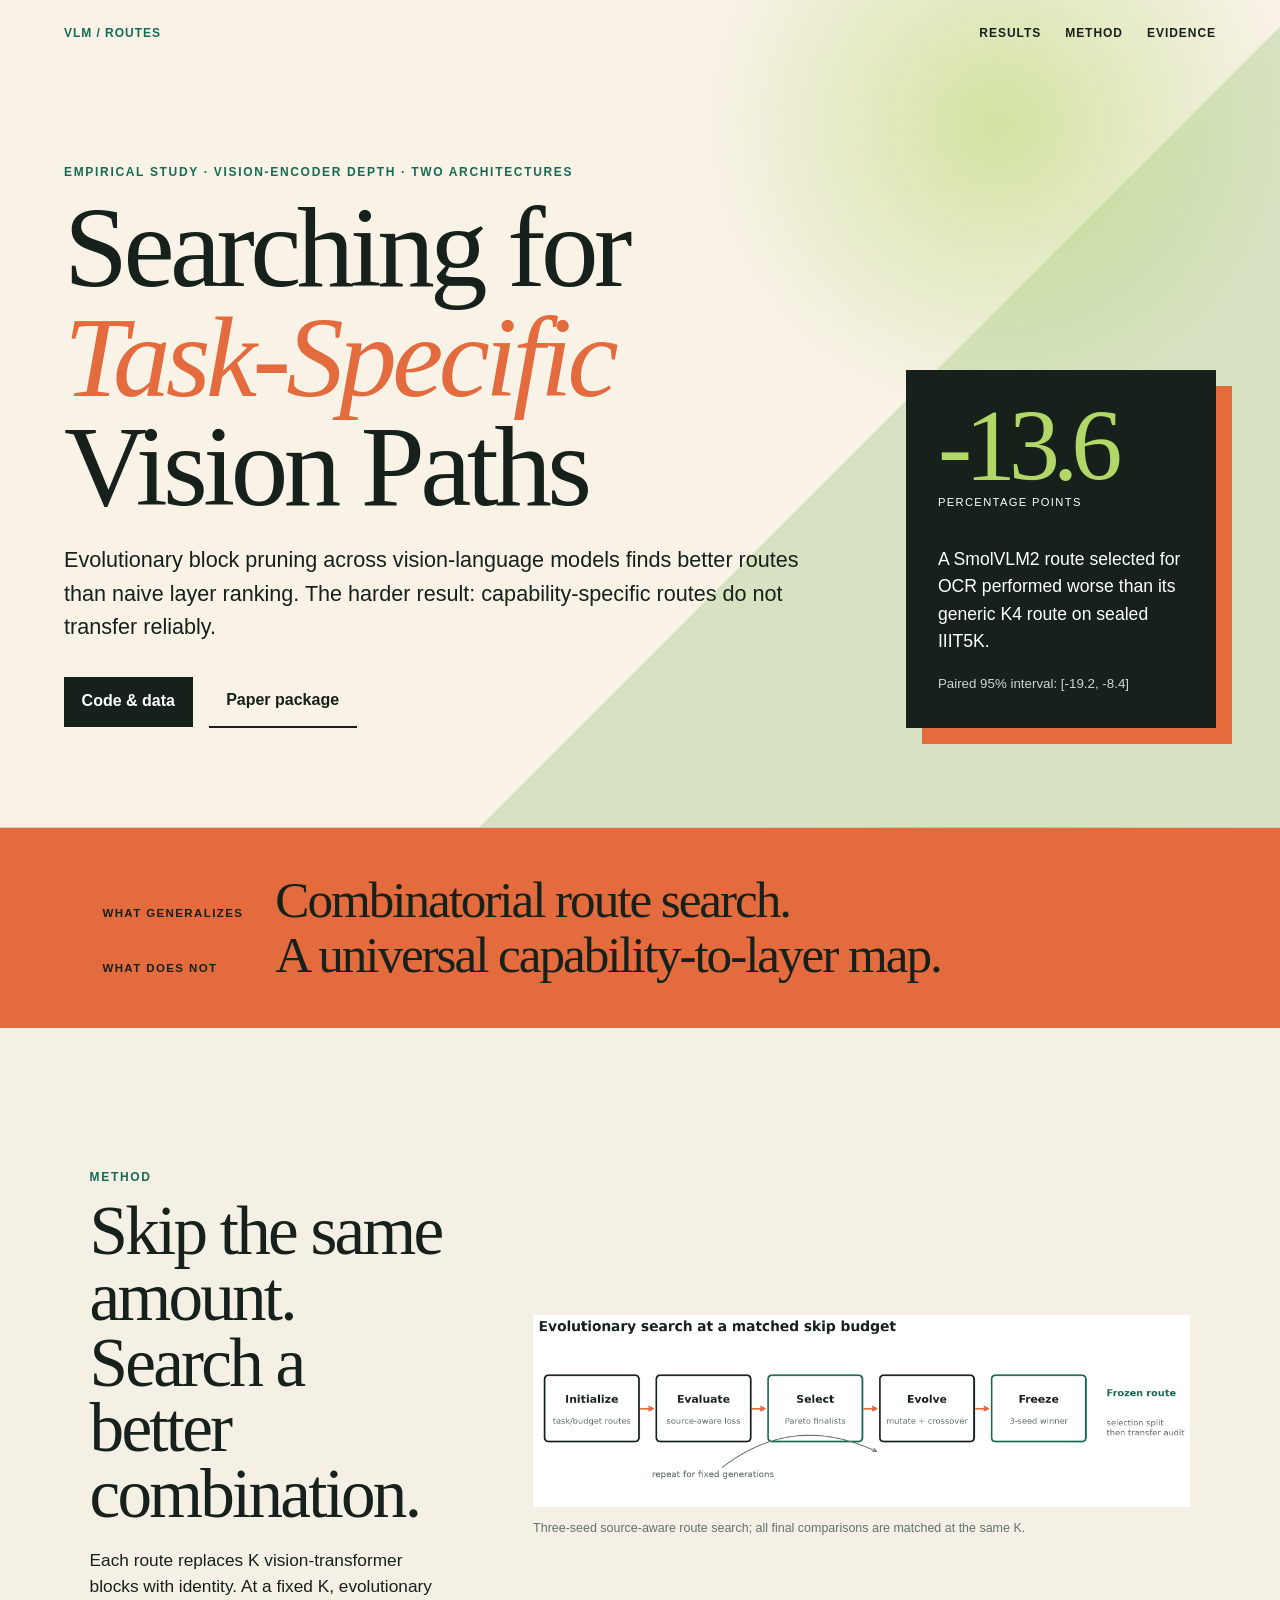
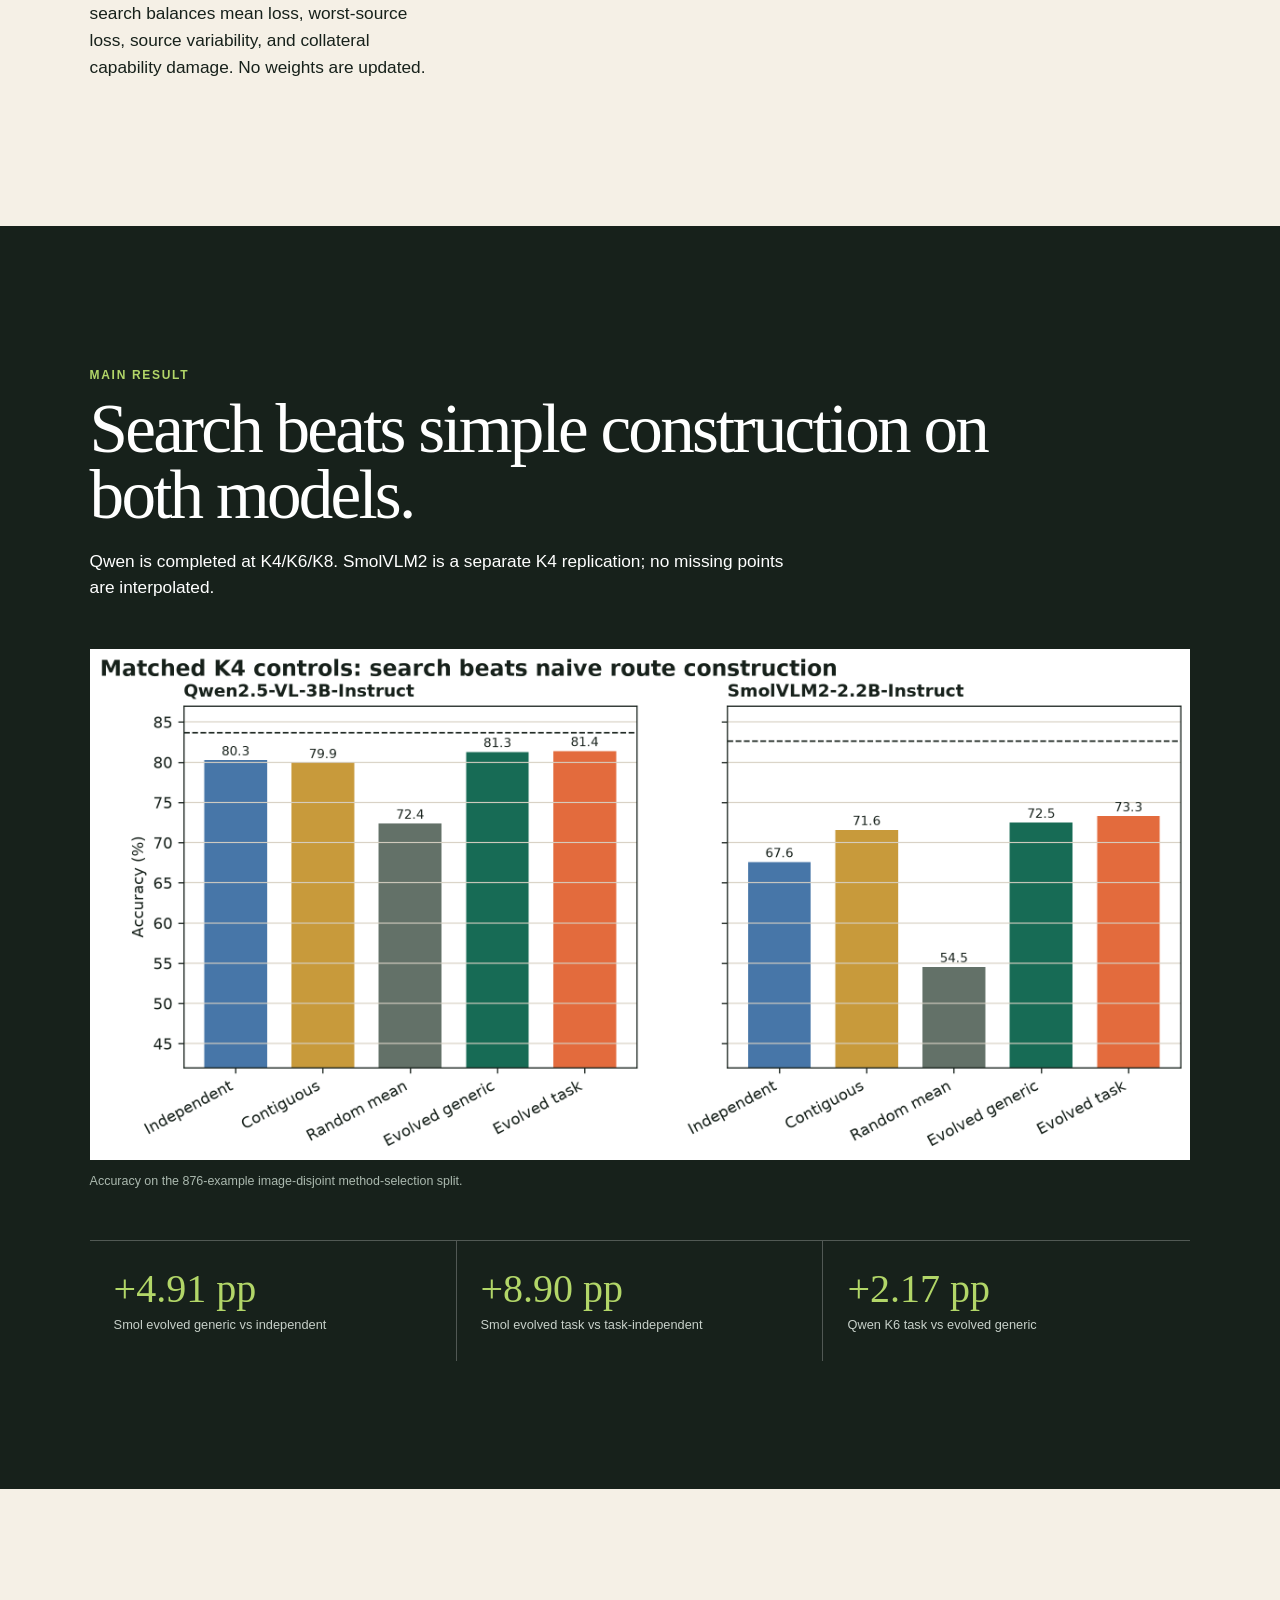
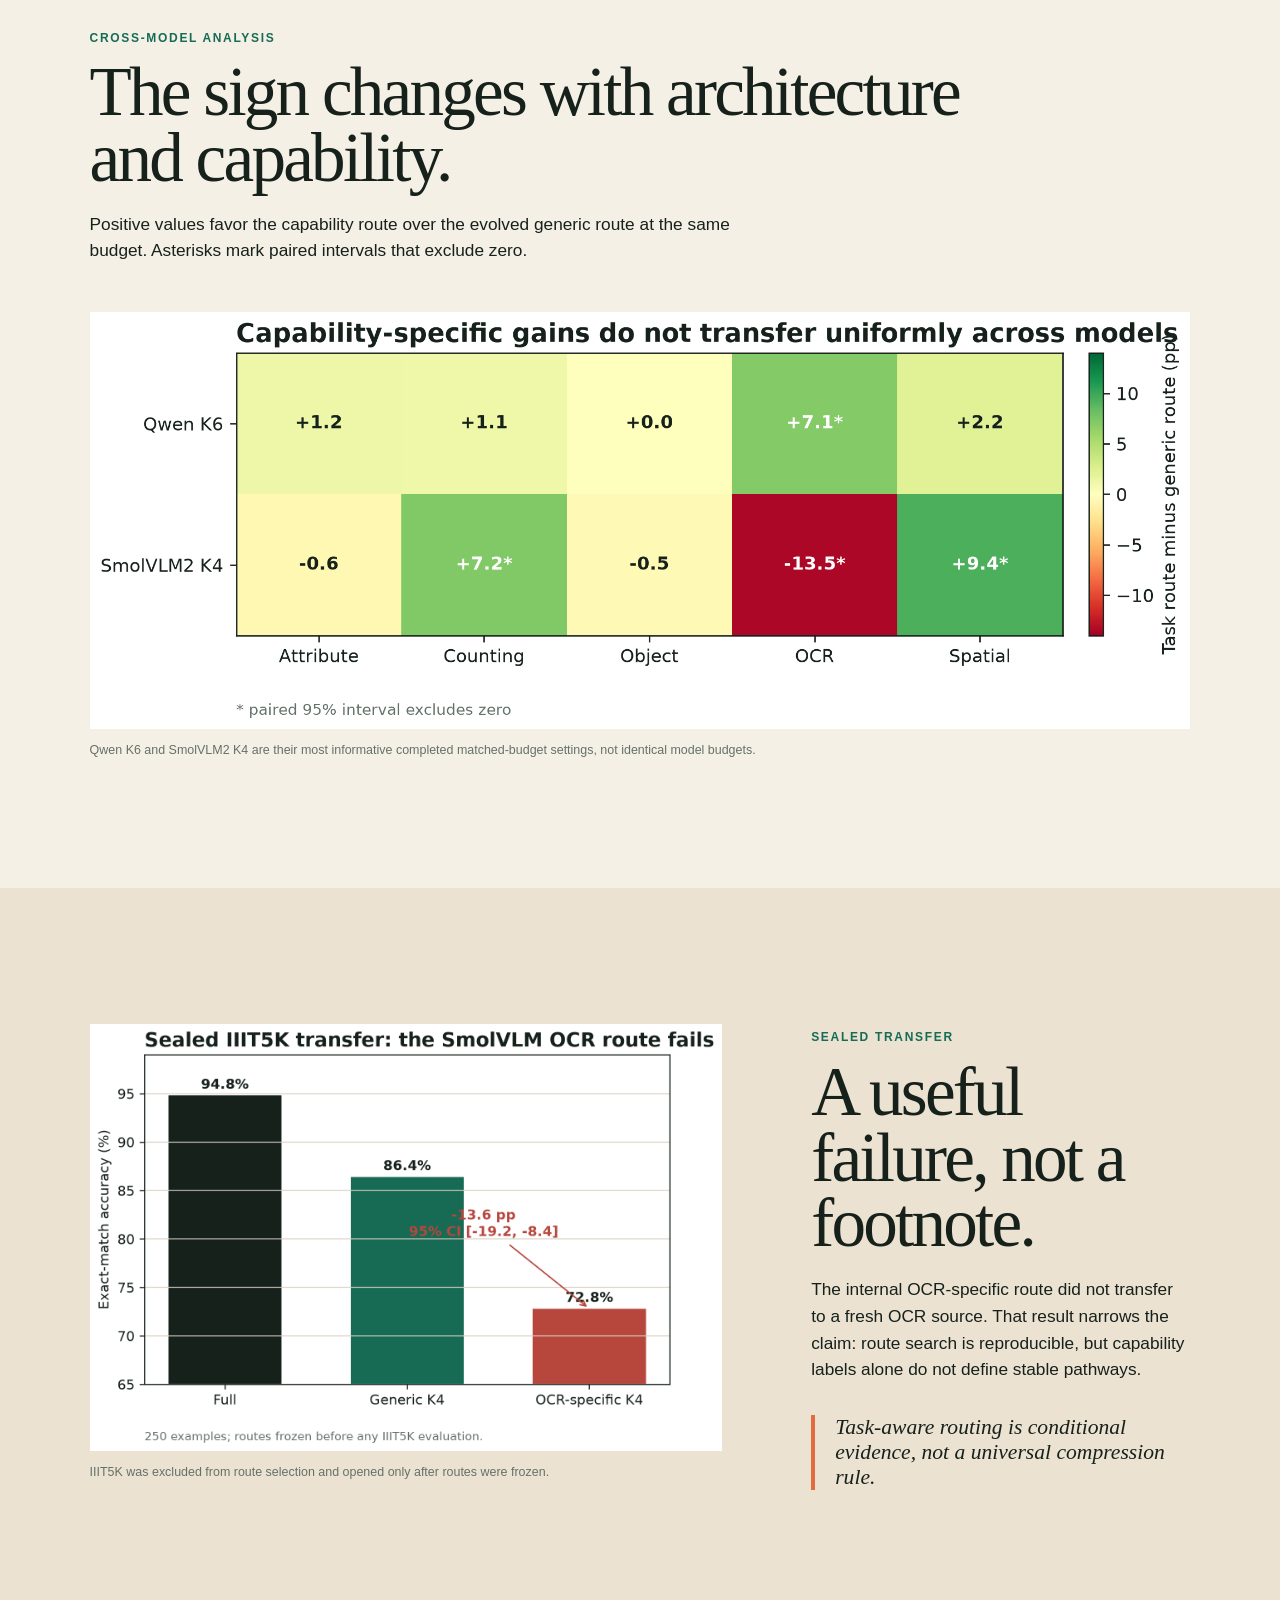
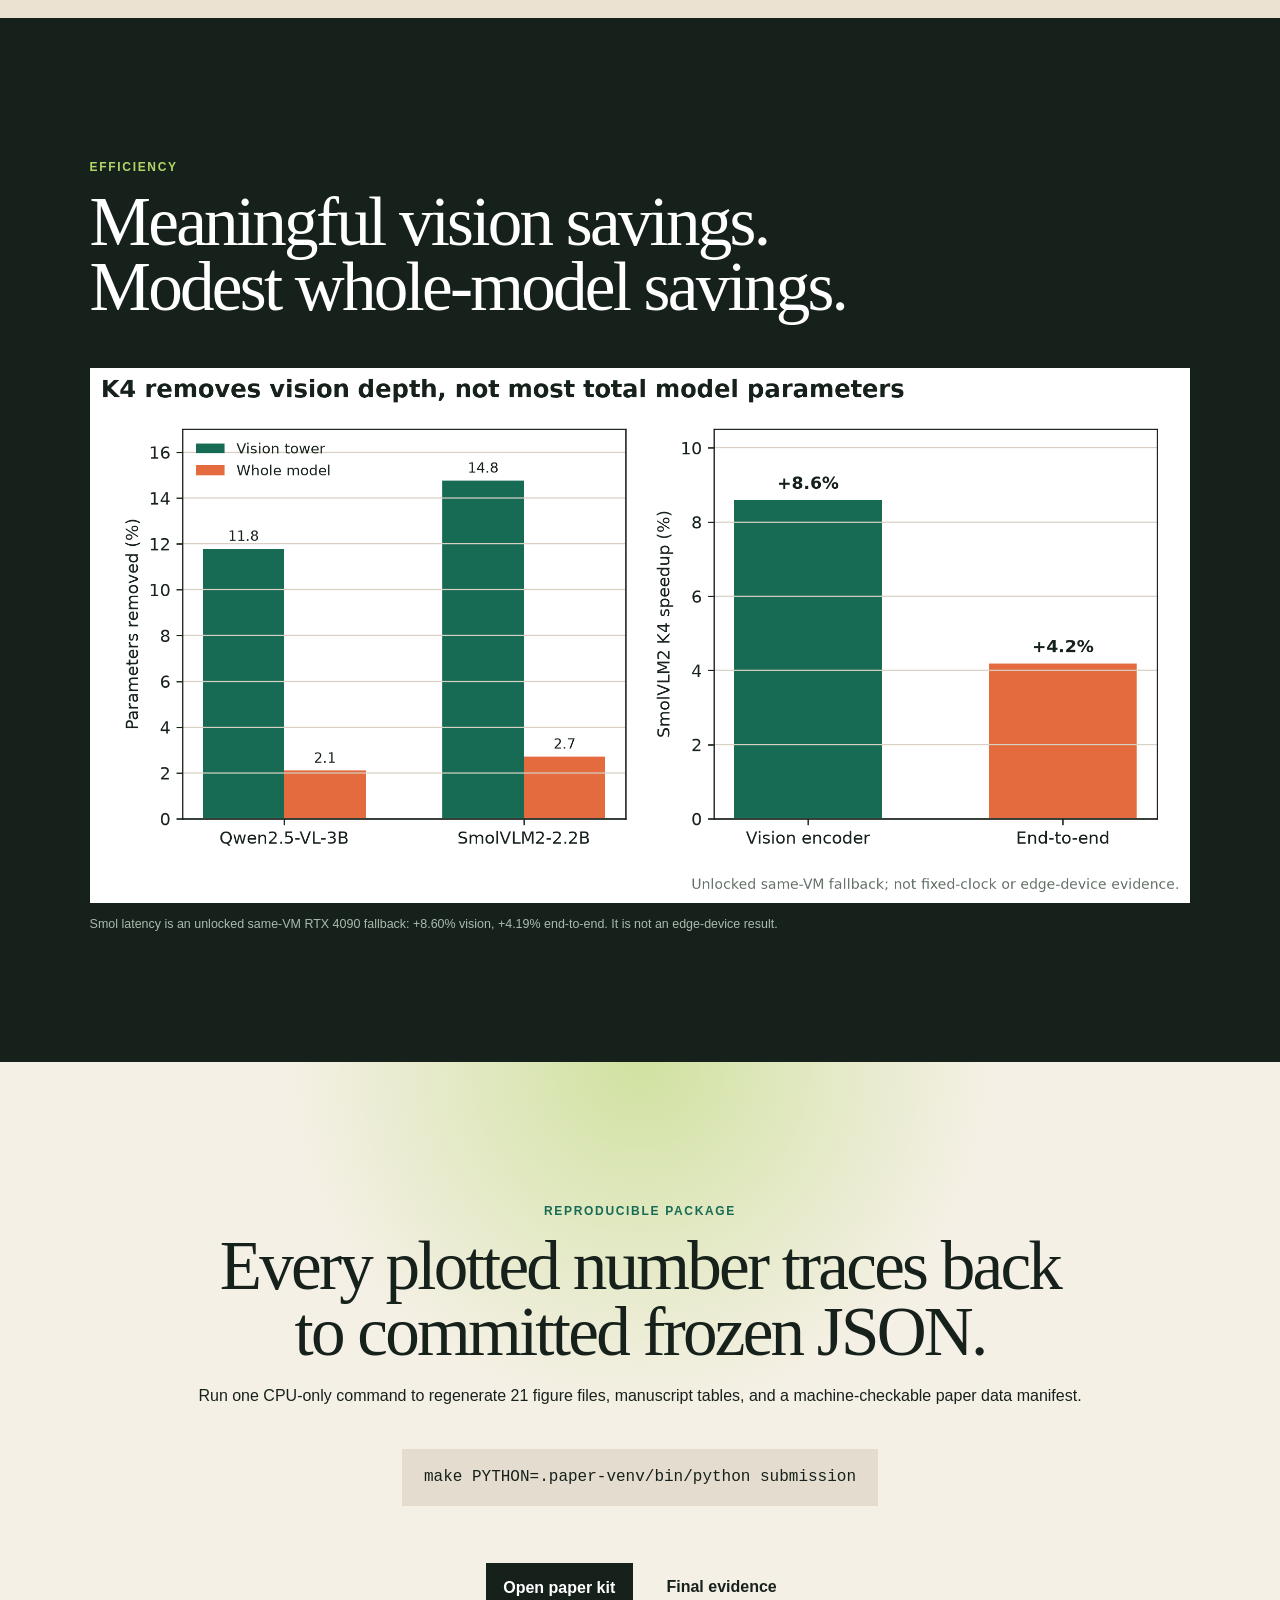
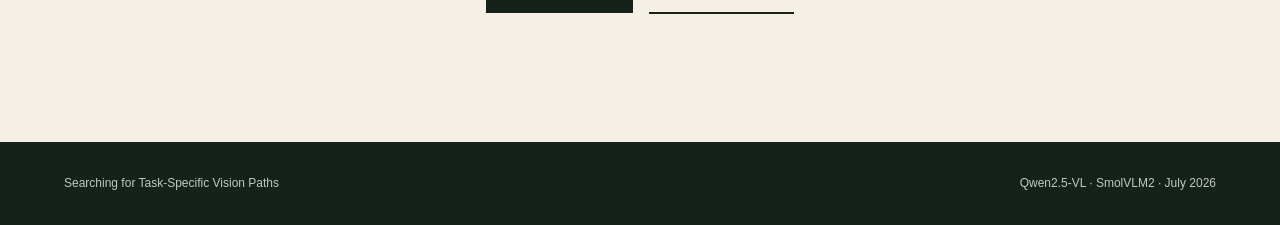
<file: site/index.html>
<!doctype html>
<html lang="en">
<head>
  <meta charset="utf-8">
  <meta name="viewport" content="width=device-width, initial-scale=1">
  <meta name="description" content="Evolutionary vision-block pruning across Qwen2.5-VL and SmolVLM2.">
  <title>Searching for Task-Specific Vision Paths</title>
  <link rel="stylesheet" href="styles.css">
</head>
<body>
  <header class="hero">
    <nav><a class="mark" href="#top">VLM / ROUTES</a><div><a href="#results">Results</a><a href="#method">Method</a><a href="#evidence">Evidence</a></div></nav>
    <div id="top" class="hero-grid">
      <div>
        <p class="eyebrow">Empirical study · vision-encoder depth · two architectures</p>
        <h1>Searching for<br><em>Task-Specific</em><br>Vision Paths</h1>
        <p class="dek">Evolutionary block pruning across vision-language models finds better routes than naive layer ranking. The harder result: capability-specific routes do not transfer reliably.</p>
        <div class="actions"><a class="primary" href="https://github.com/TarunTomar122/vlm-bench">Code & data</a><a href="#paper">Paper package</a></div>
      </div>
      <aside class="finding-card">
        <span class="number">-13.6</span><span class="unit">percentage points</span>
        <p>A SmolVLM2 route selected for OCR performed worse than its generic K4 route on sealed IIIT5K.</p>
        <small>Paired 95% interval: [-19.2, -8.4]</small>
      </aside>
    </div>
  </header>

  <main>
    <section class="claim-band">
      <p>What generalizes</p><h2>Combinatorial route search.</h2>
      <p>What does not</p><h2>A universal capability-to-layer map.</h2>
    </section>

    <section id="method" class="section split">
      <div class="section-copy"><p class="eyebrow">Method</p><h2>Skip the same amount.<br>Search a better combination.</h2><p>Each route replaces K vision-transformer blocks with identity. At a fixed K, evolutionary search balances mean loss, worst-source loss, source variability, and collateral capability damage. No weights are updated.</p></div>
      <figure><img src="assets/generated-method-overview.png" alt="Evolutionary route search from initialization through frozen route selection"><figcaption>Three-seed source-aware route search; all final comparisons are matched at the same K.</figcaption></figure>
    </section>

    <section id="results" class="section dark">
      <div class="section-heading"><p class="eyebrow">Main result</p><h2>Search beats simple construction on both models.</h2><p>Qwen is completed at K4/K6/K8. SmolVLM2 is a separate K4 replication; no missing points are interpolated.</p></div>
      <figure class="wide"><img src="assets/generated-matched-k4-controls.png" alt="Matched K4 accuracy controls on Qwen and SmolVLM2"><figcaption>Accuracy on the 876-example image-disjoint method-selection split.</figcaption></figure>
      <div class="metrics"><div><strong>+4.91 pp</strong><span>Smol evolved generic vs independent</span></div><div><strong>+8.90 pp</strong><span>Smol evolved task vs task-independent</span></div><div><strong>+2.17 pp</strong><span>Qwen K6 task vs evolved generic</span></div></div>
    </section>

    <section class="section">
      <div class="section-heading"><p class="eyebrow">Cross-model analysis</p><h2>The sign changes with architecture and capability.</h2><p>Positive values favor the capability route over the evolved generic route at the same budget. Asterisks mark paired intervals that exclude zero.</p></div>
      <figure class="wide"><img src="assets/generated-cross-model-capability-heatmap.png" alt="Task-route advantage heatmap across capabilities and models"><figcaption>Qwen K6 and SmolVLM2 K4 are their most informative completed matched-budget settings, not identical model budgets.</figcaption></figure>
    </section>

    <section id="evidence" class="section transfer split reverse">
      <figure><img src="assets/generated-fresh-ocr-transfer.png" alt="Full, generic K4, and OCR-specific K4 SmolVLM2 accuracy on IIIT5K"><figcaption>IIIT5K was excluded from route selection and opened only after routes were frozen.</figcaption></figure>
      <div class="section-copy"><p class="eyebrow">Sealed transfer</p><h2>A useful failure, not a footnote.</h2><p>The internal OCR-specific route did not transfer to a fresh OCR source. That result narrows the claim: route search is reproducible, but capability labels alone do not define stable pathways.</p><blockquote>Task-aware routing is conditional evidence, not a universal compression rule.</blockquote></div>
    </section>

    <section class="section dark efficiency">
      <div class="section-heading"><p class="eyebrow">Efficiency</p><h2>Meaningful vision savings.<br>Modest whole-model savings.</h2></div>
      <figure class="wide"><img src="assets/generated-efficiency-summary.png" alt="K4 parameter reduction and SmolVLM2 latency speedup"><figcaption>Smol latency is an unlocked same-VM RTX 4090 fallback: +8.60% vision, +4.19% end-to-end. It is not an edge-device result.</figcaption></figure>
    </section>

    <section id="paper" class="section paper-cta">
      <p class="eyebrow">Reproducible package</p><h2>Every plotted number traces back to committed frozen JSON.</h2><p>Run one CPU-only command to regenerate 21 figure files, manuscript tables, and a machine-checkable paper data manifest.</p><code>make PYTHON=.paper-venv/bin/python submission</code><div class="actions"><a class="primary" href="https://github.com/TarunTomar122/vlm-bench/tree/main/paper">Open paper kit</a><a href="https://github.com/TarunTomar122/vlm-bench/tree/main/results/cross-model-replication-k4">Final evidence</a></div>
    </section>
  </main>

  <footer><span>Searching for Task-Specific Vision Paths</span><span>Qwen2.5-VL · SmolVLM2 · July 2026</span></footer>
</body>
</html>
</file>
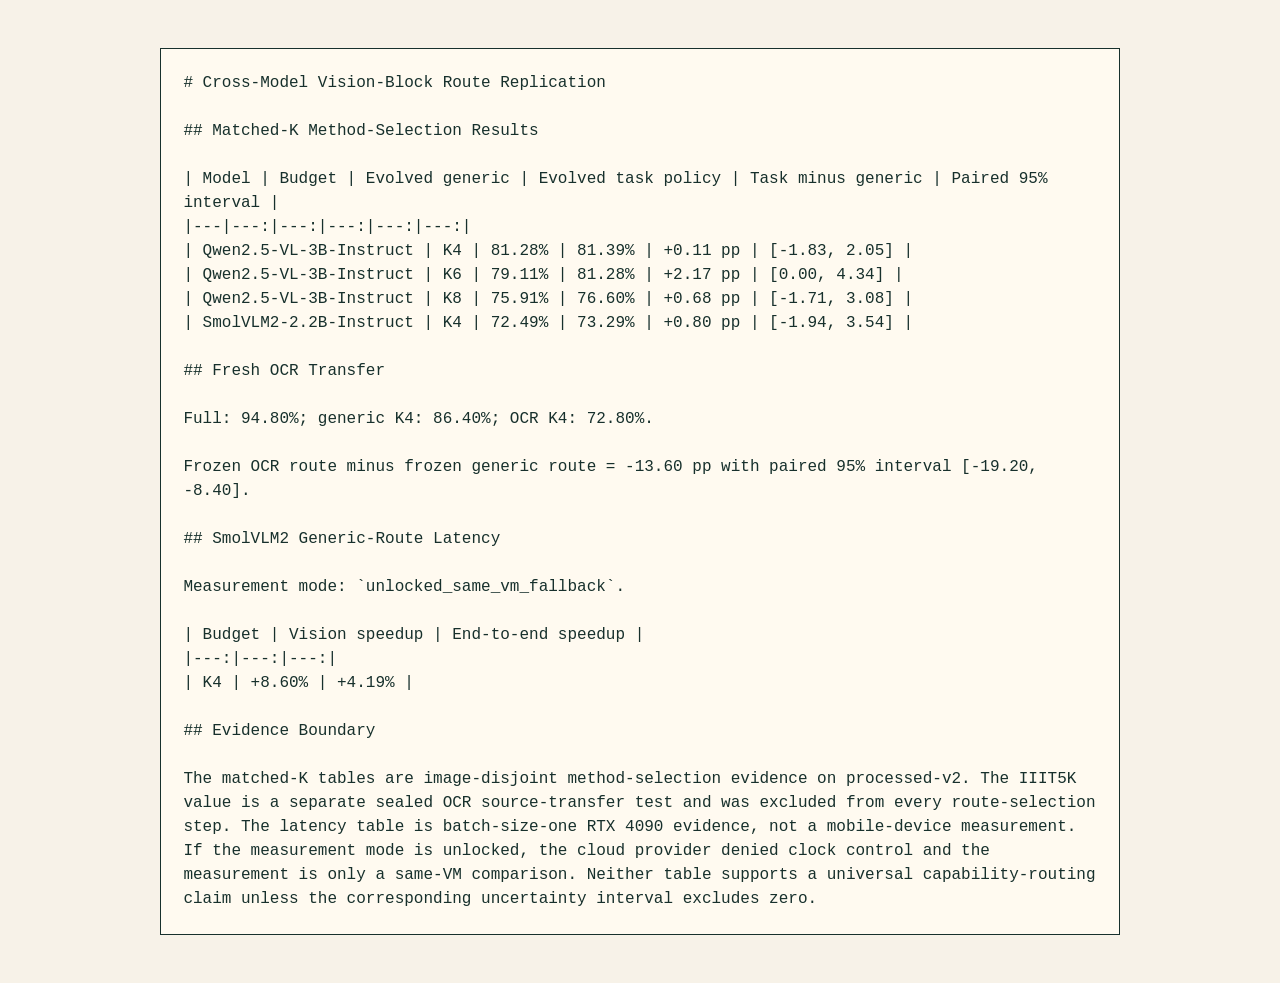
<file: results/cross-model-replication-k4/index.html>
<!doctype html><meta charset="utf-8"><title>Cross-Model Replication</title><style>body{max-width:960px;margin:3rem auto;padding:0 1rem;font:16px/1.5 Georgia,serif;color:#17302c;background:#f7f2e8}pre{white-space:pre-wrap;background:#fffaf0;padding:1.4rem;border:1px solid #17302c}</style><pre># Cross-Model Vision-Block Route Replication

## Matched-K Method-Selection Results

| Model | Budget | Evolved generic | Evolved task policy | Task minus generic | Paired 95% interval |
|---|---:|---:|---:|---:|---:|
| Qwen2.5-VL-3B-Instruct | K4 | 81.28% | 81.39% | +0.11 pp | [-1.83, 2.05] |
| Qwen2.5-VL-3B-Instruct | K6 | 79.11% | 81.28% | +2.17 pp | [0.00, 4.34] |
| Qwen2.5-VL-3B-Instruct | K8 | 75.91% | 76.60% | +0.68 pp | [-1.71, 3.08] |
| SmolVLM2-2.2B-Instruct | K4 | 72.49% | 73.29% | +0.80 pp | [-1.94, 3.54] |

## Fresh OCR Transfer

Full: 94.80%; generic K4: 86.40%; OCR K4: 72.80%.

Frozen OCR route minus frozen generic route = -13.60 pp with paired 95% interval [-19.20, -8.40].

## SmolVLM2 Generic-Route Latency

Measurement mode: `unlocked_same_vm_fallback`.

| Budget | Vision speedup | End-to-end speedup |
|---:|---:|---:|
| K4 | +8.60% | +4.19% |

## Evidence Boundary

The matched-K tables are image-disjoint method-selection evidence on processed-v2. The IIIT5K value is a separate sealed OCR source-transfer test and was excluded from every route-selection step. The latency table is batch-size-one RTX 4090 evidence, not a mobile-device measurement. If the measurement mode is unlocked, the cloud provider denied clock control and the measurement is only a same-VM comparison. Neither table supports a universal capability-routing claim unless the corresponding uncertainty interval excludes zero.
</pre>
</file>
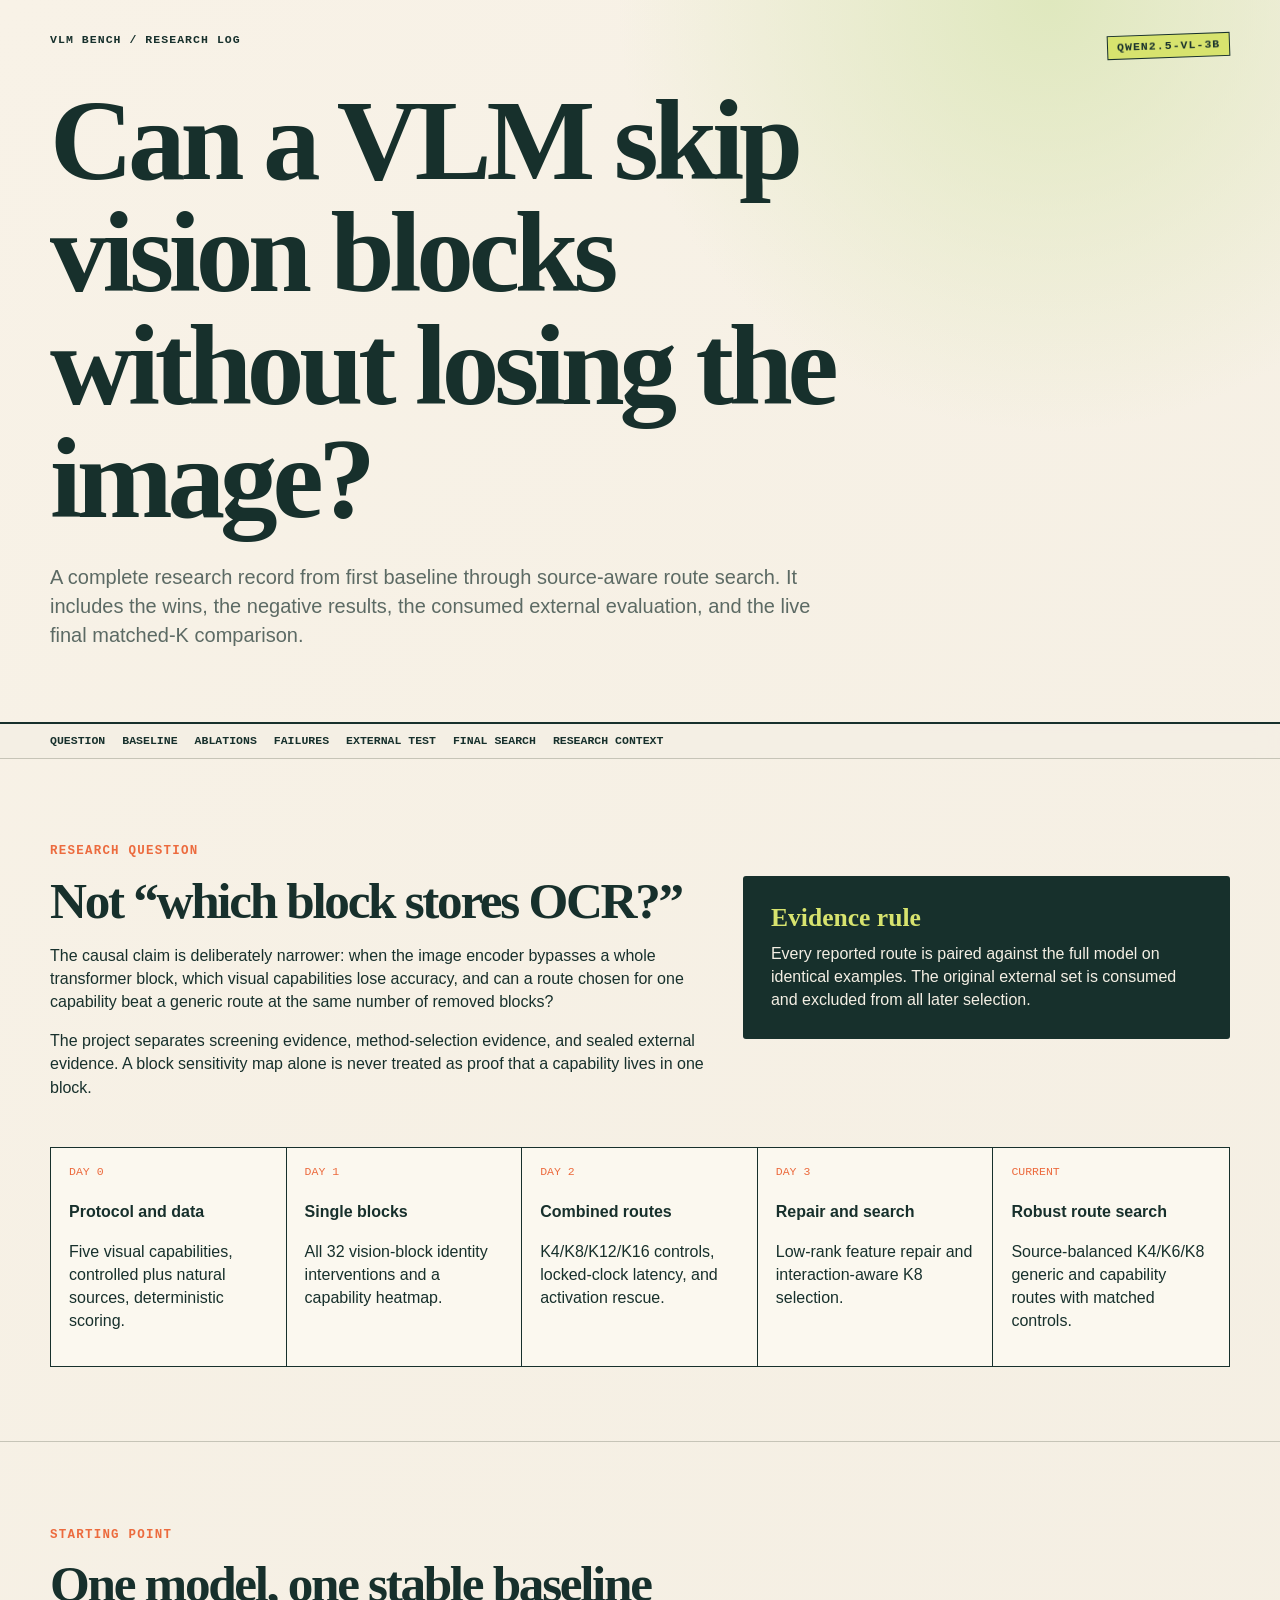
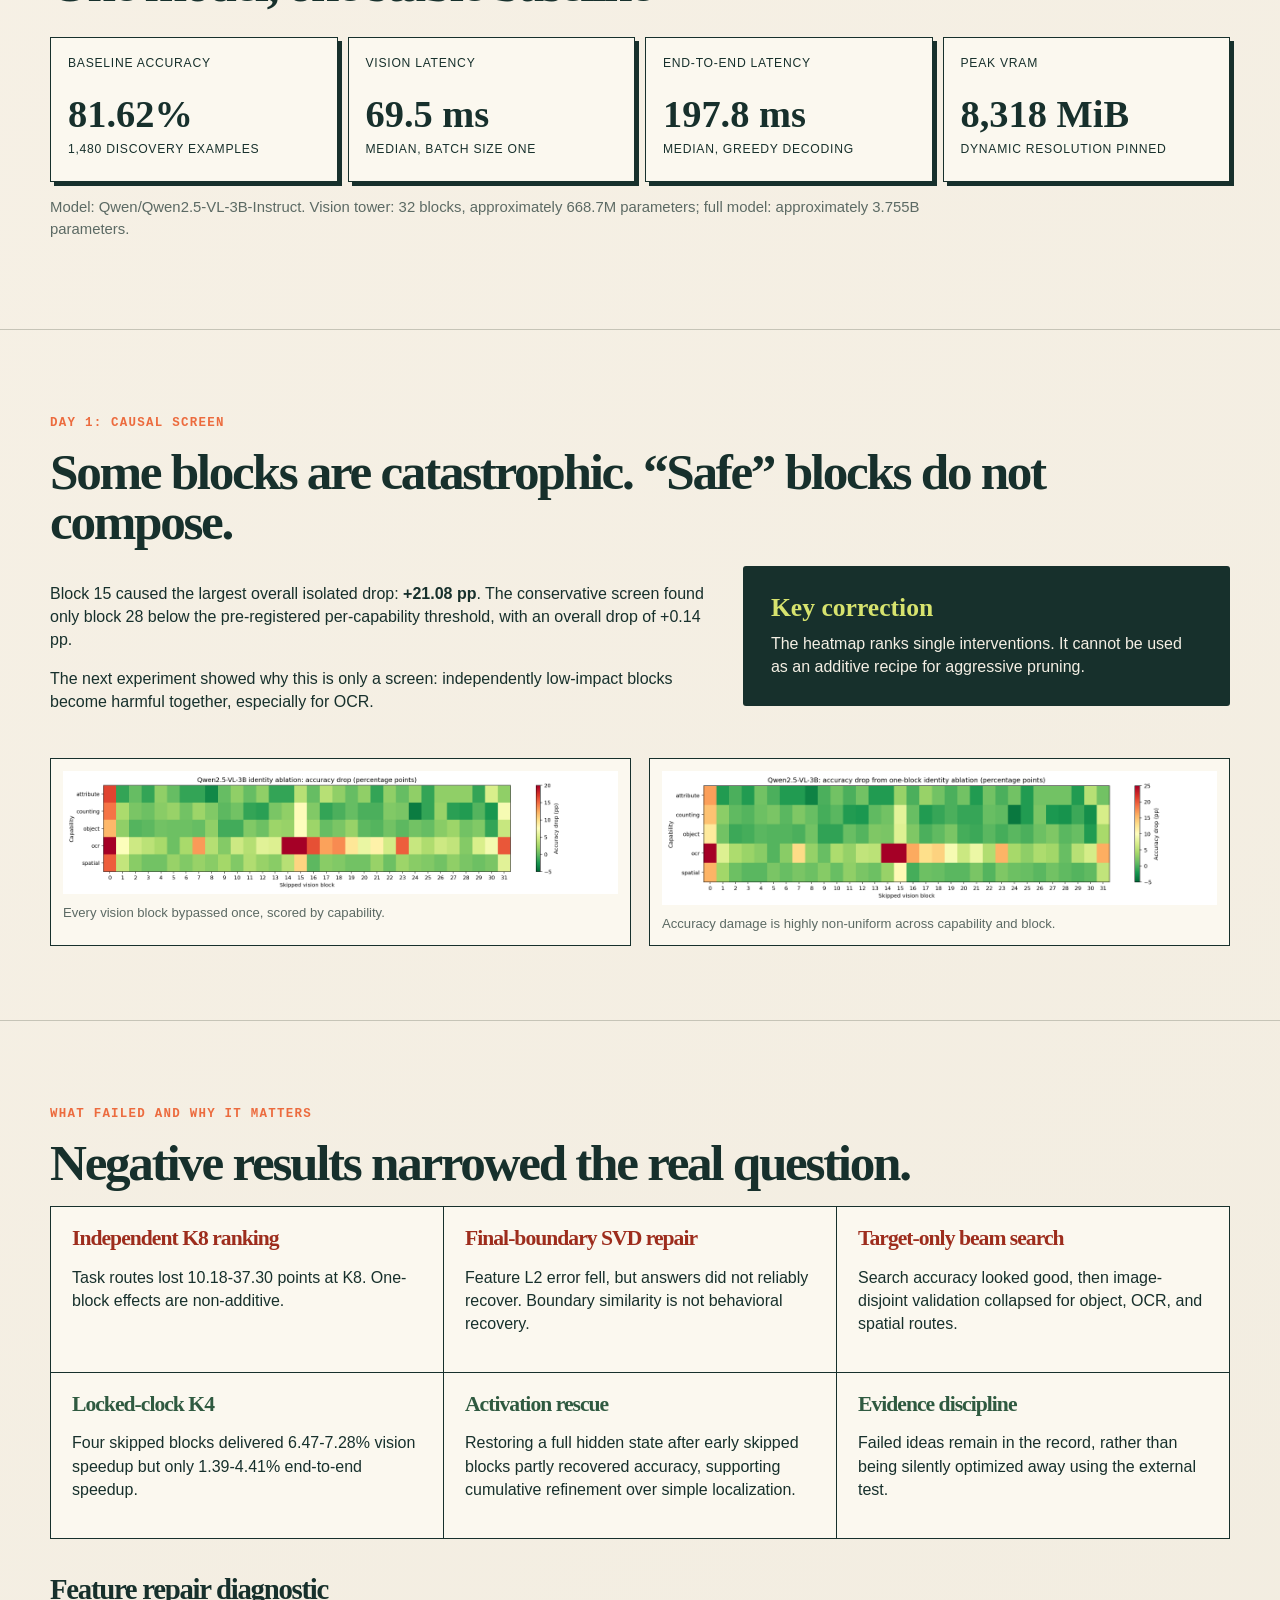
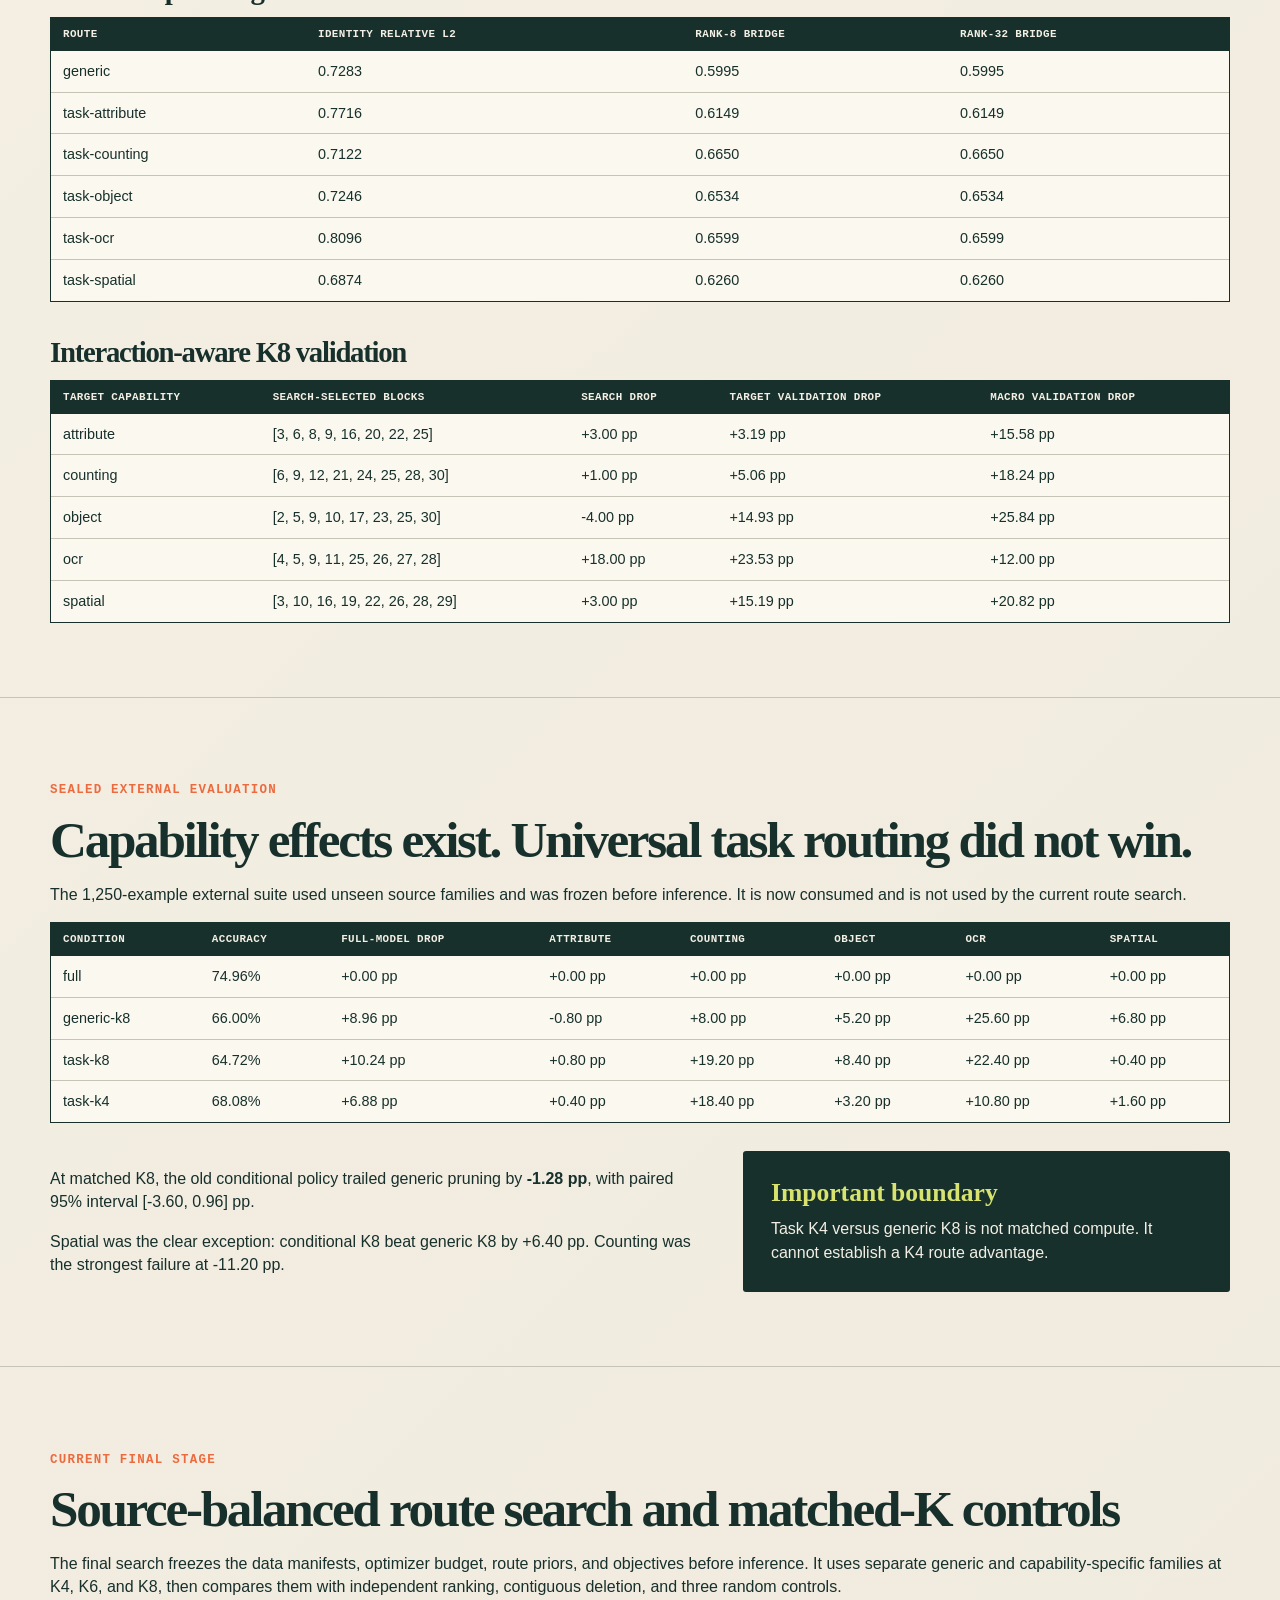
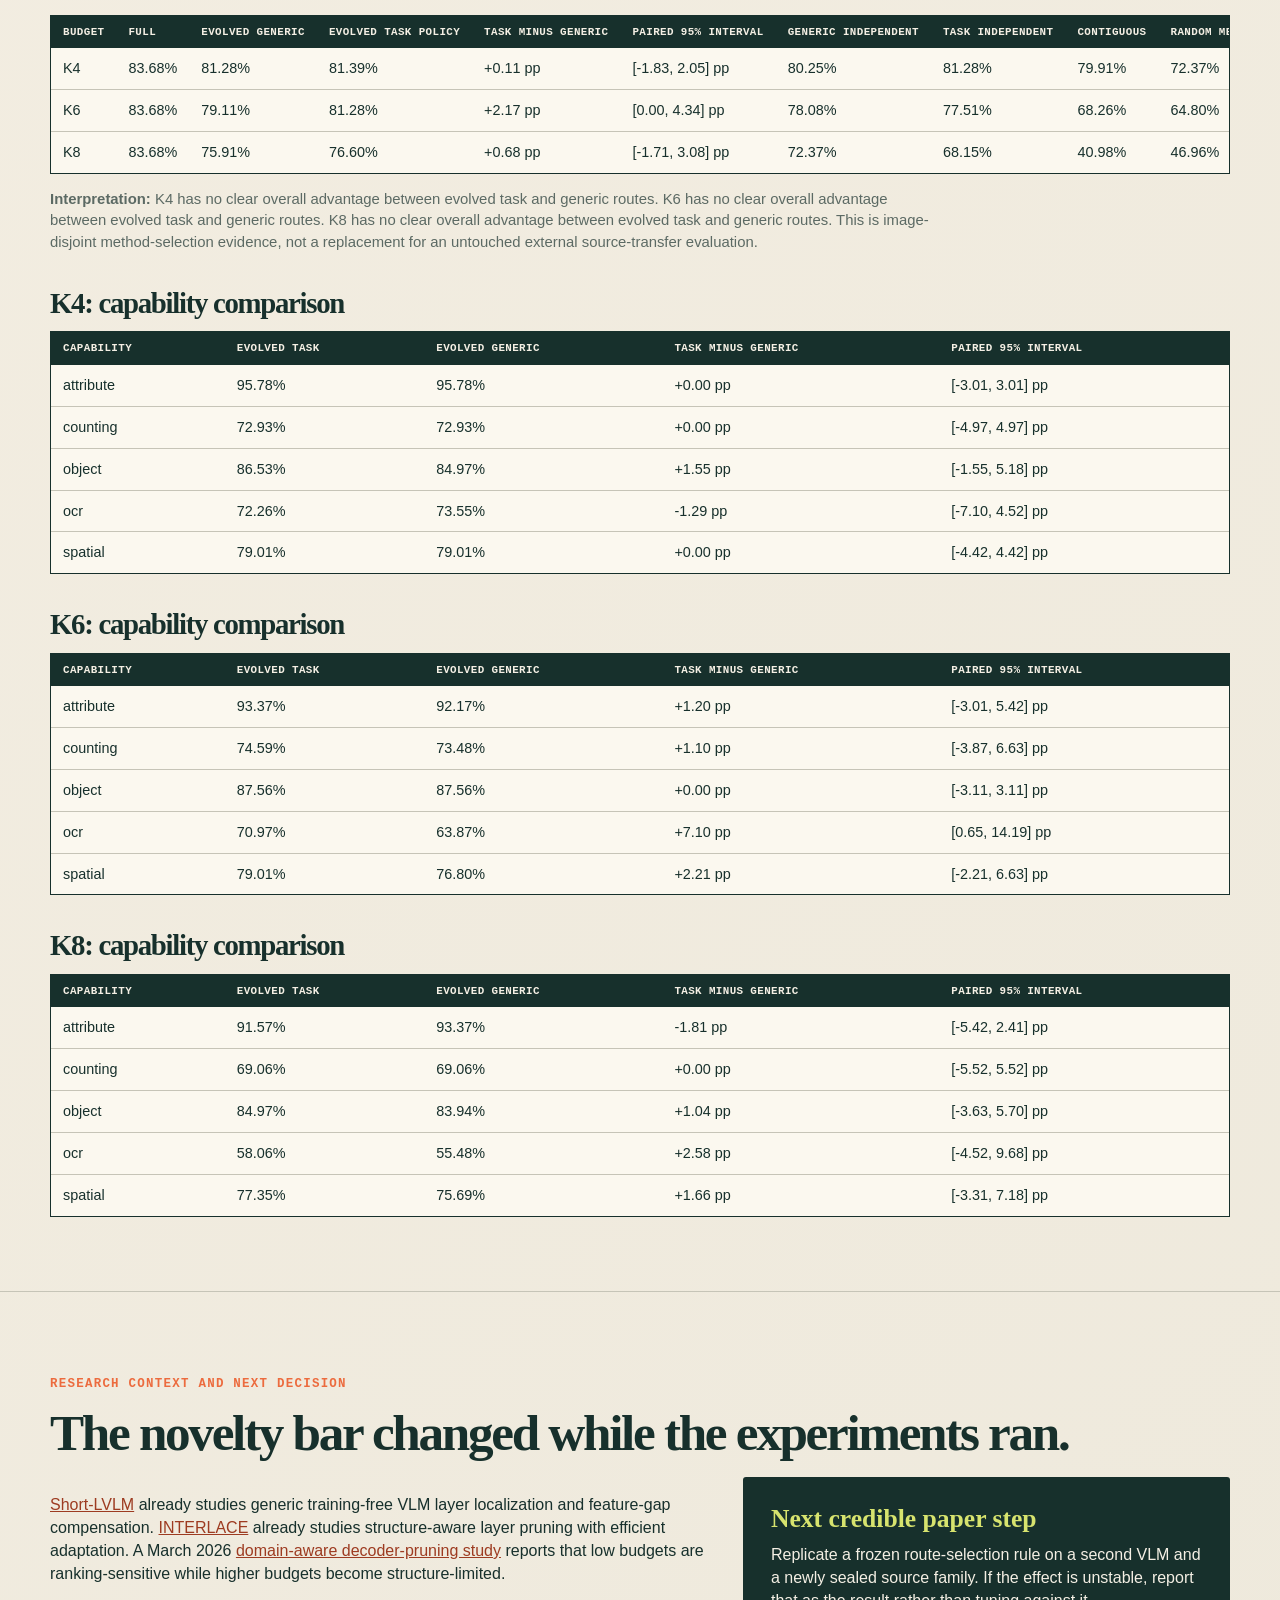
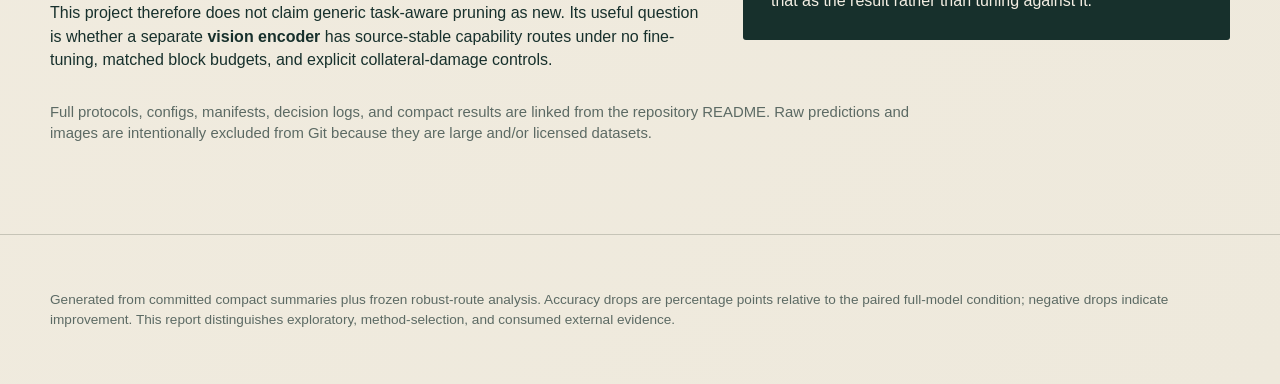
<file: results/robust-route-search-qwen25-vl-3b/site/index.html>
<!doctype html>
<html lang="en">
<head>
  <meta charset="utf-8">
  <meta name="viewport" content="width=device-width, initial-scale=1">
  <title>VLM Bench | Vision Encoder Pruning Research Log</title>
  <style>
    :root { --ink:#17302c; --paper:#f4efe4; --cream:#fbf8ef; --acid:#d7e36e; --orange:#ec6b3e; --mist:#b7c8c1; --line:#c6c4b7; --muted:#5c6a64; }
    * { box-sizing:border-box; } body { margin:0; background:radial-gradient(circle at 82% 0,#dfe8be 0,transparent 27rem),linear-gradient(135deg,#f8f2e7,#eee9dc); color:var(--ink); font-family:Arial Narrow,Avenir Next Condensed,Helvetica Neue,sans-serif; line-height:1.45; }
    .shell { width:min(1180px,calc(100% - 32px)); margin:auto; }
    header { padding:34px 0 72px; border-bottom:2px solid var(--ink); } .eyebrow { display:flex; justify-content:space-between; font:700 .72rem/1 ui-monospace,SFMono-Regular,monospace; letter-spacing:.09em; text-transform:uppercase; }
    h1,h2,h3 { font-family:Iowan Old Style,Palatino Linotype,Book Antiqua,serif; line-height:.98; margin:0; letter-spacing:-.045em; } h1 { max-width:900px; font-size:clamp(3.4rem,9vw,8.2rem); margin-top:26px; } h2 { font-size:clamp(2.3rem,4vw,4.2rem); margin-bottom:18px; } h3 { font-size:1.8rem; margin:36px 0 14px; }
    .lede { max-width:800px; font-size:1.25rem; margin:28px 0 0; color:var(--muted); } .stamp { display:inline-block; padding:5px 9px; background:var(--acid); border:1px solid var(--ink); transform:rotate(-2deg); }
    nav { position:sticky; top:0; z-index:5; background:rgba(244,239,228,.94); border-bottom:1px solid var(--line); backdrop-filter:blur(10px); } nav .shell { display:flex; gap:17px; overflow:auto; padding:11px 0; } nav a { color:var(--ink); text-decoration:none; font:700 .72rem/1 ui-monospace,SFMono-Regular,monospace; text-transform:uppercase; white-space:nowrap; }
    section { padding:74px 0; border-bottom:1px solid var(--line); } .section-label { color:var(--orange); font:700 .78rem/1 ui-monospace,SFMono-Regular,monospace; letter-spacing:.1em; text-transform:uppercase; margin-bottom:18px; }
    .metrics { display:grid; grid-template-columns:repeat(4,1fr); gap:10px; margin-top:28px; } .metric { background:var(--cream); border:1px solid var(--ink); padding:17px; min-height:145px; box-shadow:4px 4px 0 var(--ink); } .metric p,.metric span { display:block; margin:0; font-size:.76rem; text-transform:uppercase; letter-spacing:.06em; } .metric strong { display:block; font:700 clamp(1.9rem,3vw,3.1rem)/1 Iowan Old Style,Palatino Linotype,serif; margin:22px 0 8px; }
    .split { display:grid; grid-template-columns:1.15fr .85fr; gap:34px; align-items:start; } .callout { background:var(--ink); color:var(--paper); padding:28px; border-radius:3px; } .callout strong { color:var(--acid); font:700 1.6rem/1.1 Iowan Old Style,Palatino Linotype,serif; display:block; margin-bottom:10px; }
    .timeline { display:grid; grid-template-columns:repeat(5,1fr); gap:0; border:1px solid var(--ink); margin-top:32px; } .event { min-height:205px; padding:18px; border-right:1px solid var(--ink); background:var(--cream); } .event:last-child { border-right:0; } .event b { display:block; color:var(--orange); font:.72rem/1 ui-monospace,SFMono-Regular,monospace; text-transform:uppercase; margin-bottom:23px; }
    .table-wrap { overflow-x:auto; border:1px solid var(--ink); background:var(--cream); } table { width:100%; border-collapse:collapse; font-size:.9rem; } th { text-align:left; background:var(--ink); color:var(--paper); padding:10px 12px; white-space:nowrap; font:700 .68rem/1.15 ui-monospace,SFMono-Regular,monospace; text-transform:uppercase; letter-spacing:.035em; } td { padding:10px 12px; border-bottom:1px solid var(--line); white-space:nowrap; } tr:last-child td { border:0; }
    .figure-grid { display:grid; grid-template-columns:1fr 1fr; gap:18px; margin-top:28px; } figure { margin:0; border:1px solid var(--ink); padding:12px; background:var(--cream); } figure img { display:block; width:100%; background:#fff; } figcaption { margin-top:9px; font-size:.82rem; color:var(--muted); }
    .ledger { display:grid; grid-template-columns:repeat(3,1fr); gap:1px; border:1px solid var(--ink); background:var(--ink); } .ledger article { padding:21px; background:var(--cream); } .ledger h3 { font-size:1.35rem; margin:0 0 10px; } .ledger .bad { color:#9d2d1d; } .ledger .good { color:#2f5a40; }
    .note { font-size:.93rem; color:var(--muted); max-width:880px; } a { color:#9d3b21; } footer { padding:55px 0; font-size:.85rem; color:var(--muted); }
    @media(max-width:760px) { header { padding-bottom:45px; } .metrics,.ledger { grid-template-columns:1fr 1fr; } .split,.figure-grid { grid-template-columns:1fr; } .timeline { grid-template-columns:1fr; } .event { min-height:auto; border-right:0; border-bottom:1px solid var(--ink); } .event:last-child { border-bottom:0; } section { padding:52px 0; } }
  </style>
</head>
<body>
  <header><div class="shell"><div class="eyebrow"><span>VLM Bench / Research Log</span><span class="stamp">Qwen2.5-VL-3B</span></div><h1>Can a VLM skip vision blocks without losing the image?</h1><p class="lede">A complete research record from first baseline through source-aware route search. It includes the wins, the negative results, the consumed external evaluation, and the live final matched-K comparison.</p></div></header>
  <nav><div class="shell"><a href="#question">Question</a><a href="#baseline">Baseline</a><a href="#ablation">Ablations</a><a href="#failures">Failures</a><a href="#external">External test</a><a href="#robust">Final search</a><a href="#research">Research context</a></div></nav>
  <main>
    <section id="question"><div class="shell"><p class="section-label">Research question</p><div class="split"><div><h2>Not “which block stores OCR?”</h2><p>The causal claim is deliberately narrower: when the image encoder bypasses a whole transformer block, which visual capabilities lose accuracy, and can a route chosen for one capability beat a generic route at the same number of removed blocks?</p><p>The project separates screening evidence, method-selection evidence, and sealed external evidence. A block sensitivity map alone is never treated as proof that a capability lives in one block.</p></div><aside class="callout"><strong>Evidence rule</strong>Every reported route is paired against the full model on identical examples. The original external set is consumed and excluded from all later selection.</aside></div><div class="timeline"><article class="event"><b>Day 0</b><strong>Protocol and data</strong><p>Five visual capabilities, controlled plus natural sources, deterministic scoring.</p></article><article class="event"><b>Day 1</b><strong>Single blocks</strong><p>All 32 vision-block identity interventions and a capability heatmap.</p></article><article class="event"><b>Day 2</b><strong>Combined routes</strong><p>K4/K8/K12/K16 controls, locked-clock latency, and activation rescue.</p></article><article class="event"><b>Day 3</b><strong>Repair and search</strong><p>Low-rank feature repair and interaction-aware K8 selection.</p></article><article class="event"><b>Current</b><strong>Robust route search</strong><p>Source-balanced K4/K6/K8 generic and capability routes with matched controls.</p></article></div></div></section>
    <section id="baseline"><div class="shell"><p class="section-label">Starting point</p><h2>One model, one stable baseline</h2><div class="metrics"><article class="metric"><p>Baseline accuracy</p><strong>81.62%</strong><span>1,480 discovery examples</span></article><article class="metric"><p>Vision latency</p><strong>69.5 ms</strong><span>median, batch size one</span></article><article class="metric"><p>End-to-end latency</p><strong>197.8 ms</strong><span>median, greedy decoding</span></article><article class="metric"><p>Peak VRAM</p><strong>8,318 MiB</strong><span>dynamic resolution pinned</span></article></div><p class="note">Model: Qwen/Qwen2.5-VL-3B-Instruct. Vision tower: 32 blocks, approximately 668.7M parameters; full model: approximately 3.755B parameters.</p></div></section>
    <section id="ablation"><div class="shell"><p class="section-label">Day 1: causal screen</p><h2>Some blocks are catastrophic. “Safe” blocks do not compose.</h2><div class="split"><div><p>Block 15 caused the largest overall isolated drop: <b>+21.08 pp</b>. The conservative screen found only block 28 below the pre-registered per-capability threshold, with an overall drop of +0.14 pp.</p><p>The next experiment showed why this is only a screen: independently low-impact blocks become harmful together, especially for OCR.</p></div><aside class="callout"><strong>Key correction</strong>The heatmap ranks single interventions. It cannot be used as an additive recipe for aggressive pruning.</aside></div><div class="figure-grid"><figure><img src="../../ablation-qwen25-vl-3b/capability_layer_heatmap.png" alt="Per-capability layer sensitivity heatmap"><figcaption>Every vision block bypassed once, scored by capability.</figcaption></figure><figure><img src="../../ablation-qwen25-vl-3b/capability_accuracy_drop_heatmap.png" alt="Capability accuracy drop heatmap"><figcaption>Accuracy damage is highly non-uniform across capability and block.</figcaption></figure></div></div></section>
    <section id="failures"><div class="shell"><p class="section-label">What failed and why it matters</p><h2>Negative results narrowed the real question.</h2><div class="ledger"><article><h3 class="bad">Independent K8 ranking</h3><p>Task routes lost 10.18-37.30 points at K8. One-block effects are non-additive.</p></article><article><h3 class="bad">Final-boundary SVD repair</h3><p>Feature L2 error fell, but answers did not reliably recover. Boundary similarity is not behavioral recovery.</p></article><article><h3 class="bad">Target-only beam search</h3><p>Search accuracy looked good, then image-disjoint validation collapsed for object, OCR, and spatial routes.</p></article><article><h3 class="good">Locked-clock K4</h3><p>Four skipped blocks delivered 6.47-7.28% vision speedup but only 1.39-4.41% end-to-end speedup.</p></article><article><h3 class="good">Activation rescue</h3><p>Restoring a full hidden state after early skipped blocks partly recovered accuracy, supporting cumulative refinement over simple localization.</p></article><article><h3 class="good">Evidence discipline</h3><p>Failed ideas remain in the record, rather than being silently optimized away using the external test.</p></article></div><h3>Feature repair diagnostic</h3><div class="table-wrap"><table><thead><tr><th>Route</th><th>Identity relative L2</th><th>Rank-8 bridge</th><th>Rank-32 bridge</th></tr></thead><tbody><tr><td>generic</td><td>0.7283</td><td>0.5995</td><td>0.5995</td></tr><tr><td>task-attribute</td><td>0.7716</td><td>0.6149</td><td>0.6149</td></tr><tr><td>task-counting</td><td>0.7122</td><td>0.6650</td><td>0.6650</td></tr><tr><td>task-object</td><td>0.7246</td><td>0.6534</td><td>0.6534</td></tr><tr><td>task-ocr</td><td>0.8096</td><td>0.6599</td><td>0.6599</td></tr><tr><td>task-spatial</td><td>0.6874</td><td>0.6260</td><td>0.6260</td></tr></tbody></table></div><h3>Interaction-aware K8 validation</h3><div class="table-wrap"><table><thead><tr><th>Target capability</th><th>Search-selected blocks</th><th>Search drop</th><th>Target validation drop</th><th>Macro validation drop</th></tr></thead><tbody><tr><td>attribute</td><td>[3, 6, 8, 9, 16, 20, 22, 25]</td><td>+3.00 pp</td><td>+3.19 pp</td><td>+15.58 pp</td></tr><tr><td>counting</td><td>[6, 9, 12, 21, 24, 25, 28, 30]</td><td>+1.00 pp</td><td>+5.06 pp</td><td>+18.24 pp</td></tr><tr><td>object</td><td>[2, 5, 9, 10, 17, 23, 25, 30]</td><td>-4.00 pp</td><td>+14.93 pp</td><td>+25.84 pp</td></tr><tr><td>ocr</td><td>[4, 5, 9, 11, 25, 26, 27, 28]</td><td>+18.00 pp</td><td>+23.53 pp</td><td>+12.00 pp</td></tr><tr><td>spatial</td><td>[3, 10, 16, 19, 22, 26, 28, 29]</td><td>+3.00 pp</td><td>+15.19 pp</td><td>+20.82 pp</td></tr></tbody></table></div></div></section>
    <section id="external"><div class="shell"><p class="section-label">Sealed external evaluation</p><h2>Capability effects exist. Universal task routing did not win.</h2><p>The 1,250-example external suite used unseen source families and was frozen before inference. It is now consumed and is not used by the current route search.</p><div class="table-wrap"><table><thead><tr><th>Condition</th><th>Accuracy</th><th>Full-model drop</th><th>attribute</th><th>counting</th><th>object</th><th>ocr</th><th>spatial</th></tr></thead><tbody><tr><td>full</td><td>74.96%</td><td>+0.00 pp</td><td>+0.00 pp</td><td>+0.00 pp</td><td>+0.00 pp</td><td>+0.00 pp</td><td>+0.00 pp</td></tr><tr><td>generic-k8</td><td>66.00%</td><td>+8.96 pp</td><td>-0.80 pp</td><td>+8.00 pp</td><td>+5.20 pp</td><td>+25.60 pp</td><td>+6.80 pp</td></tr><tr><td>task-k8</td><td>64.72%</td><td>+10.24 pp</td><td>+0.80 pp</td><td>+19.20 pp</td><td>+8.40 pp</td><td>+22.40 pp</td><td>+0.40 pp</td></tr><tr><td>task-k4</td><td>68.08%</td><td>+6.88 pp</td><td>+0.40 pp</td><td>+18.40 pp</td><td>+3.20 pp</td><td>+10.80 pp</td><td>+1.60 pp</td></tr></tbody></table></div><div class="split" style="margin-top:28px"><div><p>At matched K8, the old conditional policy trailed generic pruning by <b>-1.28 pp</b>, with paired 95% interval [-3.60, 0.96] pp.</p><p>Spatial was the clear exception: conditional K8 beat generic K8 by +6.40 pp. Counting was the strongest failure at -11.20 pp.</p></div><aside class="callout"><strong>Important boundary</strong>Task K4 versus generic K8 is not matched compute. It cannot establish a K4 route advantage.</aside></div></div></section>
    <section id="robust"><div class="shell"><p class="section-label">Current final stage</p><h2>Source-balanced route search and matched-K controls</h2><p>The final search freezes the data manifests, optimizer budget, route priors, and objectives before inference. It uses separate generic and capability-specific families at K4, K6, and K8, then compares them with independent ranking, contiguous deletion, and three random controls.</p><div class="table-wrap"><table><thead><tr><th>Budget</th><th>Full</th><th>Evolved generic</th><th>Evolved task policy</th><th>Task minus generic</th><th>Paired 95% interval</th><th>Generic independent</th><th>Task independent</th><th>Contiguous</th><th>Random mean</th></tr></thead><tbody><tr><td>K4</td><td>83.68%</td><td>81.28%</td><td>81.39%</td><td>+0.11 pp</td><td>[-1.83, 2.05] pp</td><td>80.25%</td><td>81.28%</td><td>79.91%</td><td>72.37%</td></tr><tr><td>K6</td><td>83.68%</td><td>79.11%</td><td>81.28%</td><td>+2.17 pp</td><td>[0.00, 4.34] pp</td><td>78.08%</td><td>77.51%</td><td>68.26%</td><td>64.80%</td></tr><tr><td>K8</td><td>83.68%</td><td>75.91%</td><td>76.60%</td><td>+0.68 pp</td><td>[-1.71, 3.08] pp</td><td>72.37%</td><td>68.15%</td><td>40.98%</td><td>46.96%</td></tr></tbody></table></div><p class="note"><b>Interpretation:</b> K4 has no clear overall advantage between evolved task and generic routes. K6 has no clear overall advantage between evolved task and generic routes. K8 has no clear overall advantage between evolved task and generic routes. This is image-disjoint method-selection evidence, not a replacement for an untouched external source-transfer evaluation.</p><h3>K4: capability comparison</h3><div class="table-wrap"><table><thead><tr><th>Capability</th><th>Evolved task</th><th>Evolved generic</th><th>Task minus generic</th><th>Paired 95% interval</th></tr></thead><tbody><tr><td>attribute</td><td>95.78%</td><td>95.78%</td><td>+0.00 pp</td><td>[-3.01, 3.01] pp</td></tr><tr><td>counting</td><td>72.93%</td><td>72.93%</td><td>+0.00 pp</td><td>[-4.97, 4.97] pp</td></tr><tr><td>object</td><td>86.53%</td><td>84.97%</td><td>+1.55 pp</td><td>[-1.55, 5.18] pp</td></tr><tr><td>ocr</td><td>72.26%</td><td>73.55%</td><td>-1.29 pp</td><td>[-7.10, 4.52] pp</td></tr><tr><td>spatial</td><td>79.01%</td><td>79.01%</td><td>+0.00 pp</td><td>[-4.42, 4.42] pp</td></tr></tbody></table></div><h3>K6: capability comparison</h3><div class="table-wrap"><table><thead><tr><th>Capability</th><th>Evolved task</th><th>Evolved generic</th><th>Task minus generic</th><th>Paired 95% interval</th></tr></thead><tbody><tr><td>attribute</td><td>93.37%</td><td>92.17%</td><td>+1.20 pp</td><td>[-3.01, 5.42] pp</td></tr><tr><td>counting</td><td>74.59%</td><td>73.48%</td><td>+1.10 pp</td><td>[-3.87, 6.63] pp</td></tr><tr><td>object</td><td>87.56%</td><td>87.56%</td><td>+0.00 pp</td><td>[-3.11, 3.11] pp</td></tr><tr><td>ocr</td><td>70.97%</td><td>63.87%</td><td>+7.10 pp</td><td>[0.65, 14.19] pp</td></tr><tr><td>spatial</td><td>79.01%</td><td>76.80%</td><td>+2.21 pp</td><td>[-2.21, 6.63] pp</td></tr></tbody></table></div><h3>K8: capability comparison</h3><div class="table-wrap"><table><thead><tr><th>Capability</th><th>Evolved task</th><th>Evolved generic</th><th>Task minus generic</th><th>Paired 95% interval</th></tr></thead><tbody><tr><td>attribute</td><td>91.57%</td><td>93.37%</td><td>-1.81 pp</td><td>[-5.42, 2.41] pp</td></tr><tr><td>counting</td><td>69.06%</td><td>69.06%</td><td>+0.00 pp</td><td>[-5.52, 5.52] pp</td></tr><tr><td>object</td><td>84.97%</td><td>83.94%</td><td>+1.04 pp</td><td>[-3.63, 5.70] pp</td></tr><tr><td>ocr</td><td>58.06%</td><td>55.48%</td><td>+2.58 pp</td><td>[-4.52, 9.68] pp</td></tr><tr><td>spatial</td><td>77.35%</td><td>75.69%</td><td>+1.66 pp</td><td>[-3.31, 7.18] pp</td></tr></tbody></table></div></div></section>
    <section id="research"><div class="shell"><p class="section-label">Research context and next decision</p><h2>The novelty bar changed while the experiments ran.</h2><div class="split"><div><p><a href="https://arxiv.org/abs/2507.23362">Short-LVLM</a> already studies generic training-free VLM layer localization and feature-gap compensation. <a href="https://arxiv.org/abs/2511.19676">INTERLACE</a> already studies structure-aware layer pruning with efficient adaptation. A March 2026 <a href="https://arxiv.org/abs/2603.20275">domain-aware decoder-pruning study</a> reports that low budgets are ranking-sensitive while higher budgets become structure-limited.</p><p>This project therefore does not claim generic task-aware pruning as new. Its useful question is whether a separate <b>vision encoder</b> has source-stable capability routes under no fine-tuning, matched block budgets, and explicit collateral-damage controls.</p></div><aside class="callout"><strong>Next credible paper step</strong>Replicate a frozen route-selection rule on a second VLM and a newly sealed source family. If the effect is unstable, report that as the result rather than tuning against it.</aside></div><p class="note">Full protocols, configs, manifests, decision logs, and compact results are linked from the repository README. Raw predictions and images are intentionally excluded from Git because they are large and/or licensed datasets.</p></div></section>
  </main>
  <footer><div class="shell">Generated from committed compact summaries plus frozen robust-route analysis. Accuracy drops are percentage points relative to the paired full-model condition; negative drops indicate improvement. This report distinguishes exploratory, method-selection, and consumed external evidence.</div></footer>
</body>
</html>
</file>
<file: docs/styles.css>
:root {
  --ink: #111;
  --muted: #5b5b5b;
  --line: #c9c9c9;
  --soft-line: #e6e6e6;
  --paper: #fff;
  --ground: #f4f4f2;
}

* {
  box-sizing: border-box;
}

html {
  scroll-behavior: smooth;
}

body {
  margin: 0;
  background: var(--ground);
  color: var(--ink);
  font-family: "Iowan Old Style", "Palatino Linotype", Palatino, Georgia, serif;
  font-size: 17px;
  line-height: 1.68;
}

a {
  color: inherit;
  text-decoration-thickness: 1px;
  text-underline-offset: 0.2em;
}

a:hover,
a:focus-visible {
  text-decoration-thickness: 2px;
}

.site-header {
  width: min(100% - 3rem, 1060px);
  margin: 0 auto;
  padding: 1.25rem 0;
  display: flex;
  align-items: baseline;
  justify-content: space-between;
  gap: 2rem;
  border-bottom: 1px solid var(--ink);
  font-family: "Helvetica Neue", Helvetica, Arial, sans-serif;
  font-size: 0.72rem;
  letter-spacing: 0.08em;
  text-transform: uppercase;
}

.site-header a {
  text-decoration: none;
}

.wordmark {
  font-weight: 700;
}

nav {
  display: flex;
  gap: 1.5rem;
}

.paper {
  width: min(100% - 3rem, 860px);
  margin: 0 auto;
  padding: 5rem 0 6rem;
}

.paper-header {
  padding-bottom: 3.5rem;
  border-bottom: 1px solid var(--ink);
}

.paper-type,
.metadata,
.links,
figcaption,
.finding-list p,
footer {
  font-family: "Helvetica Neue", Helvetica, Arial, sans-serif;
}

.paper-type {
  margin: 0 0 1.4rem;
  font-size: 0.72rem;
  font-weight: 700;
  letter-spacing: 0.12em;
  text-transform: uppercase;
}

h1,
h2,
p {
  text-wrap: pretty;
}

h1 {
  max-width: 820px;
  margin: 0;
  font-size: clamp(3rem, 8vw, 5.8rem);
  font-weight: 400;
  letter-spacing: -0.045em;
  line-height: 0.98;
}

.subtitle {
  max-width: 680px;
  margin: 1.75rem 0 0;
  color: #303030;
  font-size: clamp(1.15rem, 2vw, 1.4rem);
  line-height: 1.45;
}

.metadata {
  margin: 2.4rem 0 0;
  color: var(--muted);
  font-size: 0.78rem;
  line-height: 1.55;
}

.links {
  display: flex;
  flex-wrap: wrap;
  gap: 0.7rem 1.4rem;
  margin: 1.4rem 0 0;
  font-size: 0.82rem;
}

section {
  padding: 3.7rem 0;
  border-bottom: 1px solid var(--line);
}

section > p {
  max-width: 720px;
}

.abstract {
  display: grid;
  grid-template-columns: 120px 1fr;
  gap: 2rem;
}

.abstract h2,
.abstract p {
  margin-top: 0;
}

h2 {
  margin: 0 0 1.5rem;
  font-size: clamp(1.5rem, 3vw, 2.1rem);
  font-weight: 400;
  letter-spacing: -0.02em;
  line-height: 1.2;
}

h2 span {
  display: inline-block;
  width: 2rem;
  color: var(--muted);
  font-variant-numeric: tabular-nums;
}

.abstract h2 {
  font-family: "Helvetica Neue", Helvetica, Arial, sans-serif;
  font-size: 0.78rem;
  font-weight: 700;
  letter-spacing: 0.08em;
  text-transform: uppercase;
}

.abstract p {
  font-size: 1.08rem;
}

h3 {
  margin: 3rem 0 1rem;
  font-family: "Helvetica Neue", Helvetica, Arial, sans-serif;
  font-size: 0.78rem;
  font-weight: 700;
  letter-spacing: 0.08em;
  line-height: 1.4;
  text-transform: uppercase;
}

.contents {
  padding: 1.5rem 0;
  border-bottom: 1px solid var(--line);
  font-family: "Helvetica Neue", Helvetica, Arial, sans-serif;
  font-size: 0.78rem;
}

.contents p {
  margin: 0 0 0.55rem;
  font-weight: 700;
  letter-spacing: 0.08em;
  text-transform: uppercase;
}

.contents ol {
  margin: 0;
  padding-left: 1.2rem;
  display: grid;
  grid-template-columns: repeat(2, minmax(0, 1fr));
  gap: 0.2rem 2rem;
}

.question {
  max-width: 780px;
  margin: 0 0 2rem;
  font-size: clamp(1.35rem, 2.8vw, 1.8rem);
  line-height: 1.4;
}

.pipeline {
  margin: 2.3rem 0;
  padding: 1rem 0;
  display: flex;
  align-items: center;
  gap: 0.6rem;
  overflow-x: auto;
  border-top: 1px solid var(--ink);
  border-bottom: 1px solid var(--ink);
  font-family: "Helvetica Neue", Helvetica, Arial, sans-serif;
  font-size: 0.72rem;
  white-space: nowrap;
}

.pipeline span {
  font-weight: 600;
}

.pipeline b {
  color: var(--muted);
  font-weight: 400;
}

.summary-grid {
  margin: 2.5rem 0 3rem;
  display: grid;
  grid-template-columns: repeat(3, minmax(0, 1fr));
  border-top: 1px solid var(--ink);
}

.summary-grid div {
  padding: 1rem 0.8rem 1rem 0;
  border-bottom: 1px solid var(--soft-line);
}

.summary-grid dt {
  font-size: 1.35rem;
  font-variant-numeric: tabular-nums;
}

.summary-grid dd {
  margin: 0.2rem 0 0;
  color: var(--muted);
  font-family: "Helvetica Neue", Helvetica, Arial, sans-serif;
  font-size: 0.74rem;
  line-height: 1.4;
}

.prose-list {
  max-width: 740px;
  padding-left: 1.35rem;
}

.prose-list li {
  margin: 0.6rem 0;
  padding-left: 0.3rem;
}

.table-wrap {
  width: 100%;
  margin: 1.8rem 0 2.4rem;
  overflow-x: auto;
  border-top: 1px solid var(--ink);
}

table {
  width: 100%;
  min-width: 680px;
  border-collapse: collapse;
  font-family: "Helvetica Neue", Helvetica, Arial, sans-serif;
  font-size: 0.75rem;
  line-height: 1.45;
  font-variant-numeric: tabular-nums;
}

th,
td {
  padding: 0.72rem 0.7rem 0.72rem 0;
  border-bottom: 1px solid var(--soft-line);
  text-align: left;
  vertical-align: top;
}

th {
  font-weight: 700;
}

tfoot th {
  border-bottom-color: var(--ink);
}

.note {
  margin: 2rem 0;
  padding: 0.9rem 0 0.9rem 1rem;
  border-left: 2px solid var(--ink);
  color: #333;
  font-family: "Helvetica Neue", Helvetica, Arial, sans-serif;
  font-size: 0.8rem;
  line-height: 1.55;
}

.definition-list {
  margin: 1.8rem 0 0;
  border-top: 1px solid var(--ink);
}

.definition-list div {
  display: grid;
  grid-template-columns: 155px 1fr;
  gap: 1.5rem;
  padding: 0.9rem 0;
  border-bottom: 1px solid var(--soft-line);
}

.definition-list dt {
  font-family: "Helvetica Neue", Helvetica, Arial, sans-serif;
  font-size: 0.76rem;
  font-weight: 700;
}

.definition-list dd {
  margin: 0;
  font-size: 0.94rem;
  line-height: 1.55;
}

.equation {
  max-width: 520px;
}

.equation-wide {
  max-width: none;
}

.process-list,
.takeaways {
  margin: 2rem 0 0;
  padding: 0;
  list-style: none;
  counter-reset: item;
  border-top: 1px solid var(--ink);
}

.process-list li,
.takeaways li {
  counter-increment: item;
  display: grid;
  grid-template-columns: 42px 1fr;
  gap: 1rem;
  padding: 1rem 0;
  border-bottom: 1px solid var(--soft-line);
}

.process-list li::before,
.takeaways li::before {
  content: counter(item, decimal-leading-zero);
  color: var(--muted);
  font-family: "Helvetica Neue", Helvetica, Arial, sans-serif;
  font-size: 0.72rem;
  font-variant-numeric: tabular-nums;
}

.process-list strong,
.takeaways strong {
  font-weight: 600;
}

.process-list p,
.takeaways p {
  margin: 0.2rem 0 0;
  color: #333;
  font-size: 0.95rem;
  line-height: 1.55;
}

.finding-list {
  margin: 2.5rem 0 3.5rem;
  border-top: 1px solid var(--ink);
}

.finding-list > div {
  display: grid;
  grid-template-columns: 150px 1fr;
  gap: 2rem;
  align-items: baseline;
  padding: 0.9rem 0;
  border-bottom: 1px solid var(--soft-line);
}

.finding-list strong {
  font-size: 1.25rem;
  font-weight: 400;
  font-variant-numeric: tabular-nums;
}

.finding-list p {
  margin: 0;
  color: #333;
  font-size: 0.86rem;
  line-height: 1.5;
}

figure {
  margin: 3rem 0;
}

figure img {
  display: block;
  width: 100%;
  height: auto;
  border: 1px solid var(--soft-line);
}

figcaption {
  max-width: 760px;
  margin-top: 0.85rem;
  color: var(--muted);
  font-size: 0.76rem;
  line-height: 1.5;
}

figcaption span {
  color: var(--ink);
  font-weight: 600;
}

.artifacts {
  border-bottom-color: var(--ink);
}

pre {
  margin: 1.75rem 0;
  padding: 1rem 1.2rem;
  overflow-x: auto;
  border: 1px solid var(--line);
  background: #fafafa;
  font-size: 0.82rem;
  line-height: 1.4;
}

footer {
  width: min(100% - 3rem, 1060px);
  margin: 0 auto;
  padding: 1.5rem 0 3rem;
  display: flex;
  justify-content: space-between;
  gap: 1rem;
  color: var(--muted);
  font-size: 0.7rem;
}

footer p {
  margin: 0;
}

@media (max-width: 640px) {
  body {
    font-size: 16px;
  }

  .site-header {
    width: min(100% - 2rem, 1060px);
  }

  nav {
    display: none;
  }

  .paper {
    width: min(100% - 2rem, 860px);
    padding: 3.5rem 0 4rem;
  }

  .paper-header {
    padding-bottom: 2.7rem;
  }

  .abstract {
    grid-template-columns: 1fr;
    gap: 0.7rem;
  }

  .contents ol {
    grid-template-columns: 1fr;
  }

  section {
    padding: 2.8rem 0;
  }

  .summary-grid {
    grid-template-columns: repeat(2, minmax(0, 1fr));
  }

  .definition-list div {
    grid-template-columns: 1fr;
    gap: 0.35rem;
  }

  .finding-list > div {
    grid-template-columns: 105px 1fr;
    gap: 1rem;
  }

  footer {
    width: min(100% - 2rem, 1060px);
    flex-direction: column;
  }
}
</file>
<file: site/styles.css>
:root { --ink:#17211b; --paper:#f5f0e6; --cream:#ebe2d2; --green:#176b55; --lime:#b2d668; --orange:#e36b3d; --muted:#657168; --line:rgba(23,33,27,.18); }
* { box-sizing:border-box; }
html { scroll-behavior:smooth; }
body { margin:0; background:var(--paper); color:var(--ink); font-family:"Trebuchet MS","Avenir Next",sans-serif; line-height:1.55; }
a { color:inherit; }
.hero { min-height:92vh; padding:1.5rem clamp(1.2rem,5vw,5.5rem) 4rem; background:radial-gradient(circle at 78% 15%,rgba(178,214,104,.54),transparent 24%),linear-gradient(135deg,#f8f2e7 0 62%,#d7e2c2 62%); border-bottom:1px solid var(--line); }
nav { display:flex; justify-content:space-between; align-items:center; text-transform:uppercase; letter-spacing:.08em; font-size:.75rem; font-weight:700; }
nav div { display:flex; gap:1.5rem; } nav a { text-decoration:none; } .mark { color:var(--green); }
.hero-grid { max-width:1280px; margin:clamp(5rem,12vh,9rem) auto 0; display:grid; grid-template-columns:minmax(0,1.55fr) minmax(270px,.65fr); gap:8vw; align-items:end; }
.eyebrow { color:var(--green); text-transform:uppercase; letter-spacing:.14em; font-weight:800; font-size:.75rem; }
h1,h2 { font-family:Georgia,"Times New Roman",serif; letter-spacing:-.04em; line-height:.95; margin:.35rem 0 1.25rem; }
h1 { font-size:clamp(3.9rem,9vw,8.8rem); font-weight:500; } h1 em { color:var(--orange); font-weight:500; }
h2 { font-size:clamp(2.5rem,5.4vw,5.3rem); font-weight:500; }
.dek { max-width:760px; font-size:clamp(1.05rem,1.8vw,1.35rem); }
.actions { display:flex; gap:1rem; align-items:center; margin-top:2rem; flex-wrap:wrap; }
.actions a { padding:.8rem 1.1rem; font-weight:800; text-decoration:none; border-bottom:2px solid var(--ink); }
.actions .primary { background:var(--ink); color:white; border:0; }
.finding-card { background:var(--ink); color:white; padding:2rem; transform:rotate(1.5deg); box-shadow:16px 16px 0 var(--orange); }
.finding-card .number { display:block; color:var(--lime); font:500 clamp(4rem,8vw,7.5rem)/.85 Georgia,serif; letter-spacing:-.07em; }
.finding-card .unit { text-transform:uppercase; letter-spacing:.12em; font-size:.7rem; }
.finding-card p { font-size:1.1rem; margin:2rem 0 1rem; }
.finding-card small { color:#ccd6ce; }
.claim-band { display:grid; grid-template-columns:auto 1fr; gap:.4rem 2rem; align-items:baseline; padding:3rem clamp(1.2rem,8vw,9rem); background:var(--orange); }
.claim-band p { margin:0; text-transform:uppercase; font-size:.72rem; letter-spacing:.12em; font-weight:800; }
.claim-band h2 { margin:0; font-size:clamp(2rem,4vw,4.5rem); }
.section { padding:clamp(5rem,10vw,9rem) clamp(1.2rem,7vw,8rem); }
.split { display:grid; grid-template-columns:minmax(260px,.7fr) minmax(0,1.3fr); gap:7vw; align-items:center; }
.reverse { grid-template-columns:minmax(0,1.25fr) minmax(260px,.75fr); }
.section-copy p:not(.eyebrow), .section-heading>p:not(.eyebrow) { max-width:700px; font-size:1.08rem; }
figure { margin:0; } figure img { display:block; width:100%; height:auto; background:white; } figcaption { color:var(--muted); font-size:.78rem; margin-top:.75rem; max-width:850px; }
.wide { max-width:1120px; margin:3rem auto 0; }
.dark { background:var(--ink); color:white; } .dark .eyebrow { color:var(--lime); } .dark figcaption { color:#abb9af; }
.dark figure img { border:1px solid rgba(255,255,255,.15); }
.section-heading { max-width:900px; }
.metrics { max-width:1120px; margin:3rem auto 0; display:grid; grid-template-columns:repeat(3,1fr); border-top:1px solid rgba(255,255,255,.25); }
.metrics div { padding:1.5rem; border-right:1px solid rgba(255,255,255,.25); }
.metrics div:last-child { border:0; } .metrics strong { display:block; color:var(--lime); font:500 2.5rem Georgia,serif; } .metrics span { color:#c7d0c9; font-size:.8rem; }
.transfer { background:var(--cream); }
blockquote { margin:2rem 0 0; padding-left:1.25rem; border-left:4px solid var(--orange); font:italic 1.35rem Georgia,serif; }
.paper-cta { text-align:center; background:radial-gradient(circle at 50% 0,rgba(178,214,104,.55),transparent 38%); }
.paper-cta h2,.paper-cta p { max-width:900px; margin-left:auto; margin-right:auto; } .paper-cta code { display:inline-block; margin:1.5rem 0; padding:1rem 1.4rem; background:#e3dccf; font-size:clamp(.75rem,1.5vw,1rem); } .paper-cta .actions { justify-content:center; }
footer { display:flex; justify-content:space-between; gap:1rem; padding:2rem clamp(1.2rem,5vw,5rem); background:var(--ink); color:#bfc9c1; font-size:.75rem; }
@media (max-width:800px) { .hero { min-height:auto; background:radial-gradient(circle at 80% 8%,rgba(178,214,104,.55),transparent 20%),var(--paper); } nav div { display:none; } .hero-grid,.split,.reverse { grid-template-columns:1fr; } .finding-card { margin-top:2rem; transform:none; box-shadow:10px 10px 0 var(--orange); } .claim-band { grid-template-columns:1fr; gap:0; } .claim-band h2 { margin-bottom:1.5rem; } .metrics { grid-template-columns:1fr; } .metrics div { border-right:0; border-bottom:1px solid rgba(255,255,255,.25); } footer { flex-direction:column; } }
@media (prefers-reduced-motion:no-preference) { .hero-grid>* { animation:rise .7s ease-out both; } .hero-grid>*:nth-child(2) { animation-delay:.14s; } @keyframes rise { from { opacity:0; transform:translateY(24px); } to { opacity:1; transform:translateY(0); } } }
</file>
